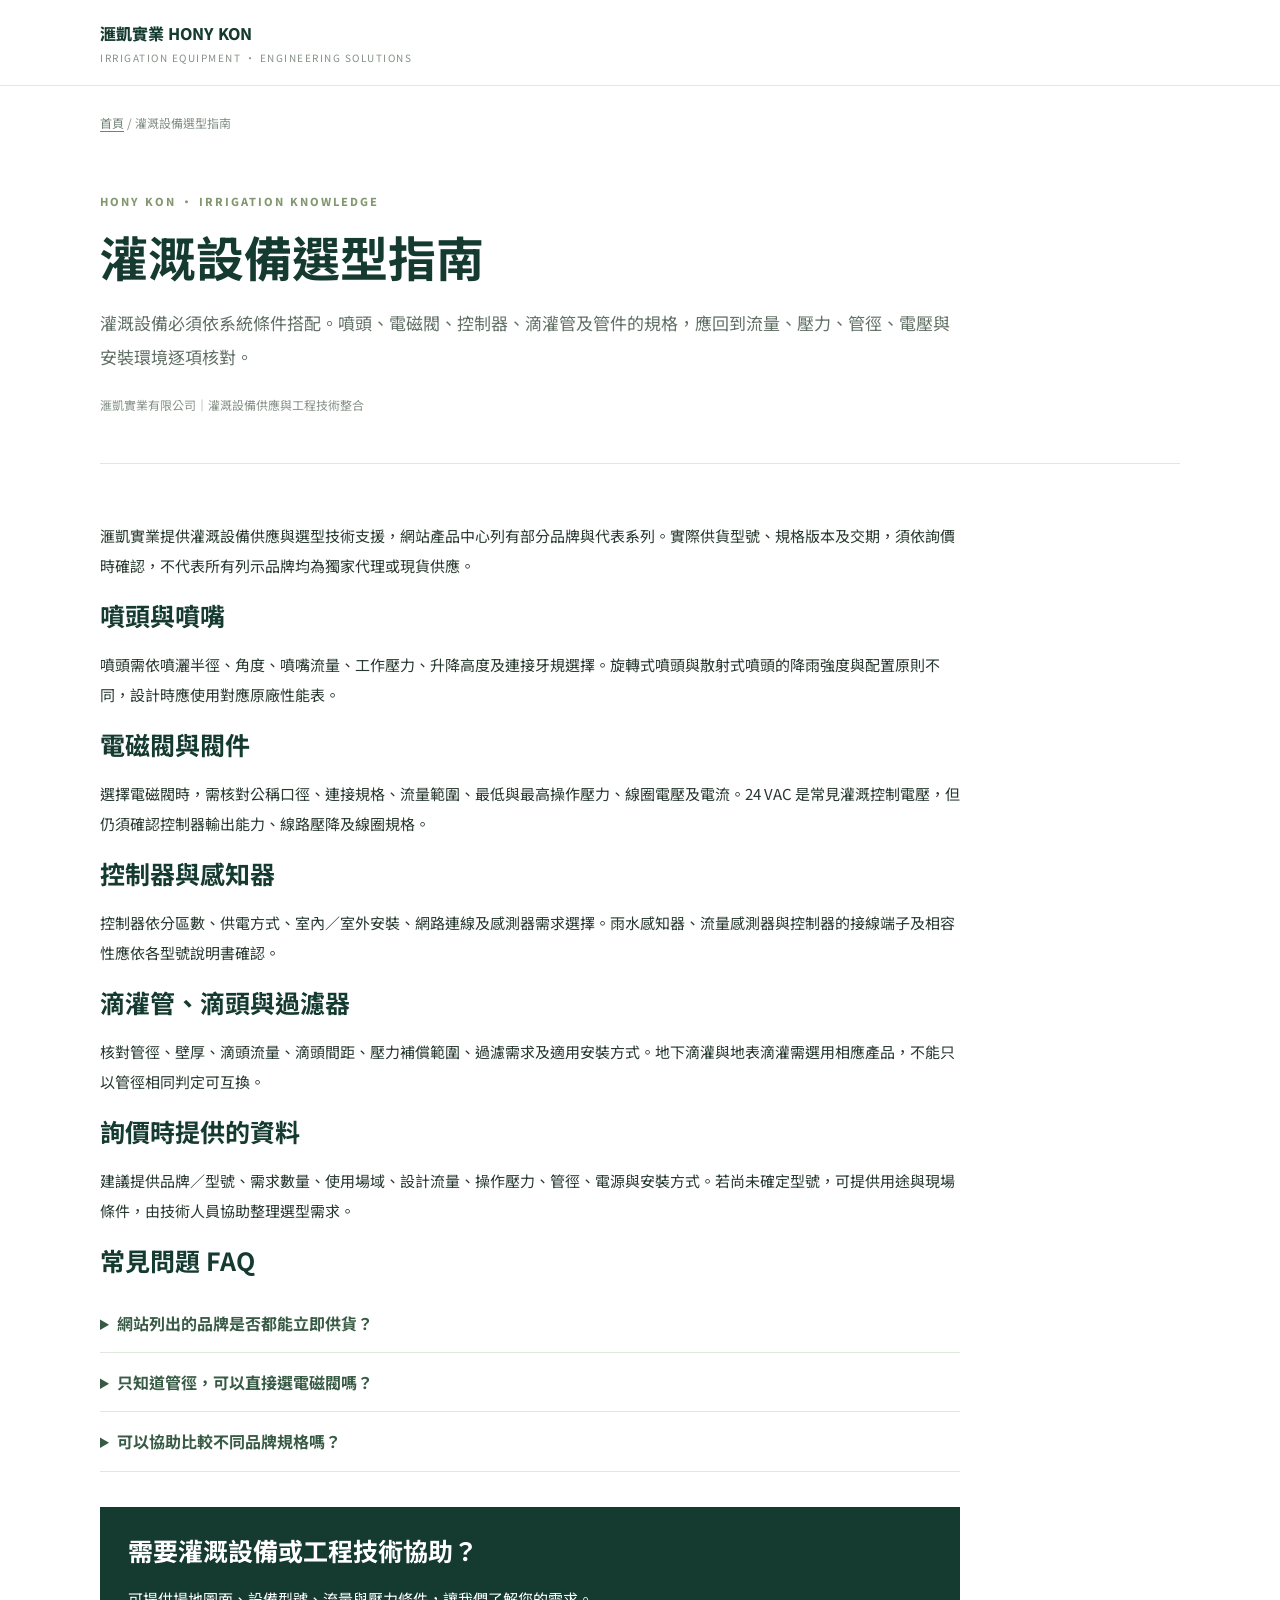
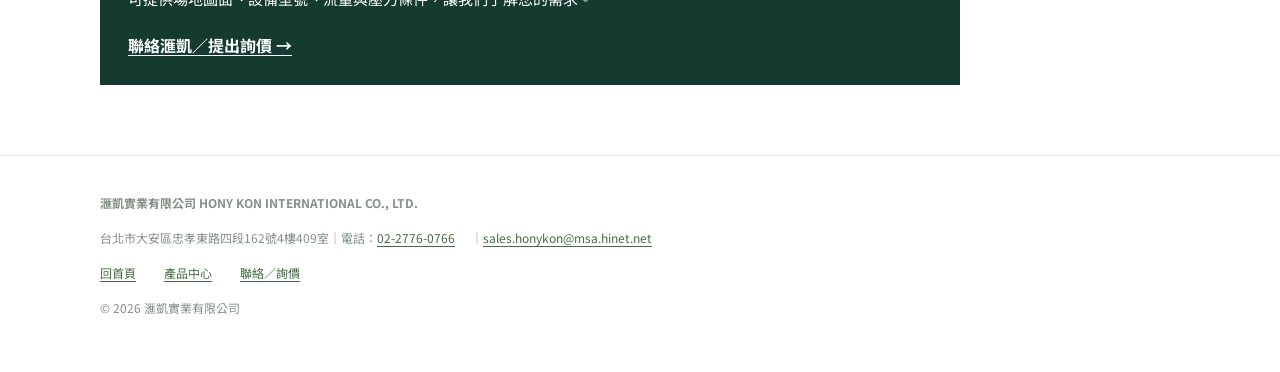
<file: products/irrigation-equipment/index.html>
<!doctype html><html lang="zh-Hant"><head><meta charset="utf-8"><meta name="viewport" content="width=device-width,initial-scale=1"><title>灌溉設備選型指南｜噴頭、電磁閥、控制器與滴灌管｜滙凱實業</title><meta name="description" content="灌溉設備選型指南：地埋式噴頭、電磁閥、智慧控制器、雨水感知器、滴灌管與管路配件，依流量、壓力、口徑及控制需求選型。"><link rel="canonical" href="https://www.honykon.com.tw/products/irrigation-equipment/"><meta name="robots" content="index,follow,max-image-preview:large"><meta property="og:type" content="article"><meta property="og:locale" content="zh_TW"><meta property="og:site_name" content="滙凱實業 HONY KON"><meta property="og:title" content="灌溉設備選型指南｜噴頭、電磁閥、控制器與滴灌管｜滙凱實業"><meta property="og:description" content="灌溉設備選型指南：地埋式噴頭、電磁閥、智慧控制器、雨水感知器、滴灌管與管路配件，依流量、壓力、口徑及控制需求選型。"><meta property="og:url" content="https://www.honykon.com.tw/products/irrigation-equipment/"><meta property="og:image" content="https://www.honykon.com.tw/case1.webp"><meta property="og:image:alt" content="滙凱實業 HONY KON 灌溉設備與自動灌溉工程應用照片"><meta name="twitter:card" content="summary_large_image"><meta name="twitter:image" content="https://www.honykon.com.tw/case1.webp"><link rel="preconnect" href="https://fonts.googleapis.com"><link rel="preconnect" href="https://fonts.gstatic.com" crossorigin><link href="https://fonts.googleapis.com/css2?family=Noto+Sans+TC:wght@400..900&display=swap" rel="stylesheet" media="print" onload="this.media='all'"><noscript><link href="https://fonts.googleapis.com/css2?family=Noto+Sans+TC:wght@400..900&display=swap" rel="stylesheet"></noscript><link rel="stylesheet" href="../../content.css"><script type="application/ld+json">{"@context":"https://schema.org","@graph":[{"@type":"WebPage","@id":"https://www.honykon.com.tw/products/irrigation-equipment/#webpage","url":"https://www.honykon.com.tw/products/irrigation-equipment/","name":"灌溉設備選型指南｜噴頭、電磁閥、控制器與滴灌管｜滙凱實業","description":"灌溉設備選型指南：地埋式噴頭、電磁閥、智慧控制器、雨水感知器、滴灌管與管路配件，依流量、壓力、口徑及控制需求選型。","inLanguage":"zh-TW","isPartOf":{"@id":"https://www.honykon.com.tw/#website"},"about":{"@id":"https://www.honykon.com.tw/#organization"}},{"@type":"Organization","@id":"https://www.honykon.com.tw/#organization","name":"滙凱實業有限公司","alternateName":"HONY KON INTERNATIONAL CO., LTD.","url":"https://www.honykon.com.tw/","telephone":"+886-2-2776-0766","email":"sales.honykon@msa.hinet.net"},{"@type":"BreadcrumbList","itemListElement":[{"@type":"ListItem","position":1,"name":"首頁","item":"https://www.honykon.com.tw/"},{"@type":"ListItem","position":2,"name":"灌溉設備選型指南","item":"https://www.honykon.com.tw/products/irrigation-equipment/"}]}]}</script></head><body><nav class="top"><div class="wrap"><a href="../../">滙凱實業 HONY KON</a><small>IRRIGATION EQUIPMENT · ENGINEERING SOLUTIONS</small></div></nav><main class="wrap"><div class="crumb"><a href="../../">首頁</a> / 灌溉設備選型指南</div><header class="hero"><div class="eyebrow">HONY KON · IRRIGATION KNOWLEDGE</div><h1>灌溉設備選型指南</h1><p class="lead">灌溉設備必須依系統條件搭配。噴頭、電磁閥、控制器、滴灌管及管件的規格，應回到流量、壓力、管徑、電壓與安裝環境逐項核對。</p><div class="meta">滙凱實業有限公司｜灌溉設備供應與工程技術整合</div></header><div class="content"><article class="article"><p>滙凱實業提供灌溉設備供應與選型技術支援，網站產品中心列有部分品牌與代表系列。實際供貨型號、規格版本及交期，須依詢價時確認，不代表所有列示品牌均為獨家代理或現貨供應。</p><section><h2>噴頭與噴嘴</h2><p>噴頭需依噴灑半徑、角度、噴嘴流量、工作壓力、升降高度及連接牙規選擇。旋轉式噴頭與散射式噴頭的降雨強度與配置原則不同，設計時應使用對應原廠性能表。</p></section><section><h2>電磁閥與閥件</h2><p>選擇電磁閥時，需核對公稱口徑、連接規格、流量範圍、最低與最高操作壓力、線圈電壓及電流。24 VAC 是常見灌溉控制電壓，但仍須確認控制器輸出能力、線路壓降及線圈規格。</p></section><section><h2>控制器與感知器</h2><p>控制器依分區數、供電方式、室內／室外安裝、網路連線及感測器需求選擇。雨水感知器、流量感測器與控制器的接線端子及相容性應依各型號說明書確認。</p></section><section><h2>滴灌管、滴頭與過濾器</h2><p>核對管徑、壁厚、滴頭流量、滴頭間距、壓力補償範圍、過濾需求及適用安裝方式。地下滴灌與地表滴灌需選用相應產品，不能只以管徑相同判定可互換。</p></section><section><h2>詢價時提供的資料</h2><p>建議提供品牌／型號、需求數量、使用場域、設計流量、操作壓力、管徑、電源與安裝方式。若尚未確定型號，可提供用途與現場條件，由技術人員協助整理選型需求。</p></section><section class="faq"><h2>常見問題 FAQ</h2><details><summary>網站列出的品牌是否都能立即供貨？</summary><p>網站產品資料用於型號與規格參考，實際供應品牌、型號、庫存及交期需逐案確認。</p></details><details><summary>只知道管徑，可以直接選電磁閥嗎？</summary><p>不夠。還要確認流量、操作壓力、連接牙規或法蘭、線圈電壓及控制器相容性。</p></details><details><summary>可以協助比較不同品牌規格嗎？</summary><p>可依具體型號與原廠規格資料比較；需避免只按產品名稱比較而忽略壓力、流量及配件差異。</p></details></section><div class="cta"><h2>需要灌溉設備或工程技術協助？</h2><p>可提供場地圖面、設備型號、流量與壓力條件，讓我們了解您的需求。</p><a href="../../#contact">聯絡滙凱／提出詢價 →</a></div></article></div></main><footer class="footer"><div class="wrap"><p><b>滙凱實業有限公司 HONY KON INTERNATIONAL CO., LTD.</b></p><p>台北市大安區忠孝東路四段162號4樓409室｜電話：<a href="tel:+886227760766">02-2776-0766</a>｜<a href="mailto:sales.honykon@msa.hinet.net">sales.honykon@msa.hinet.net</a></p><p><a href="../../">回首頁</a>　<a href="../../#products">產品中心</a>　<a href="../../#contact">聯絡／詢價</a></p><p>© 2026 滙凱實業有限公司</p></div></footer></body></html>
</file>
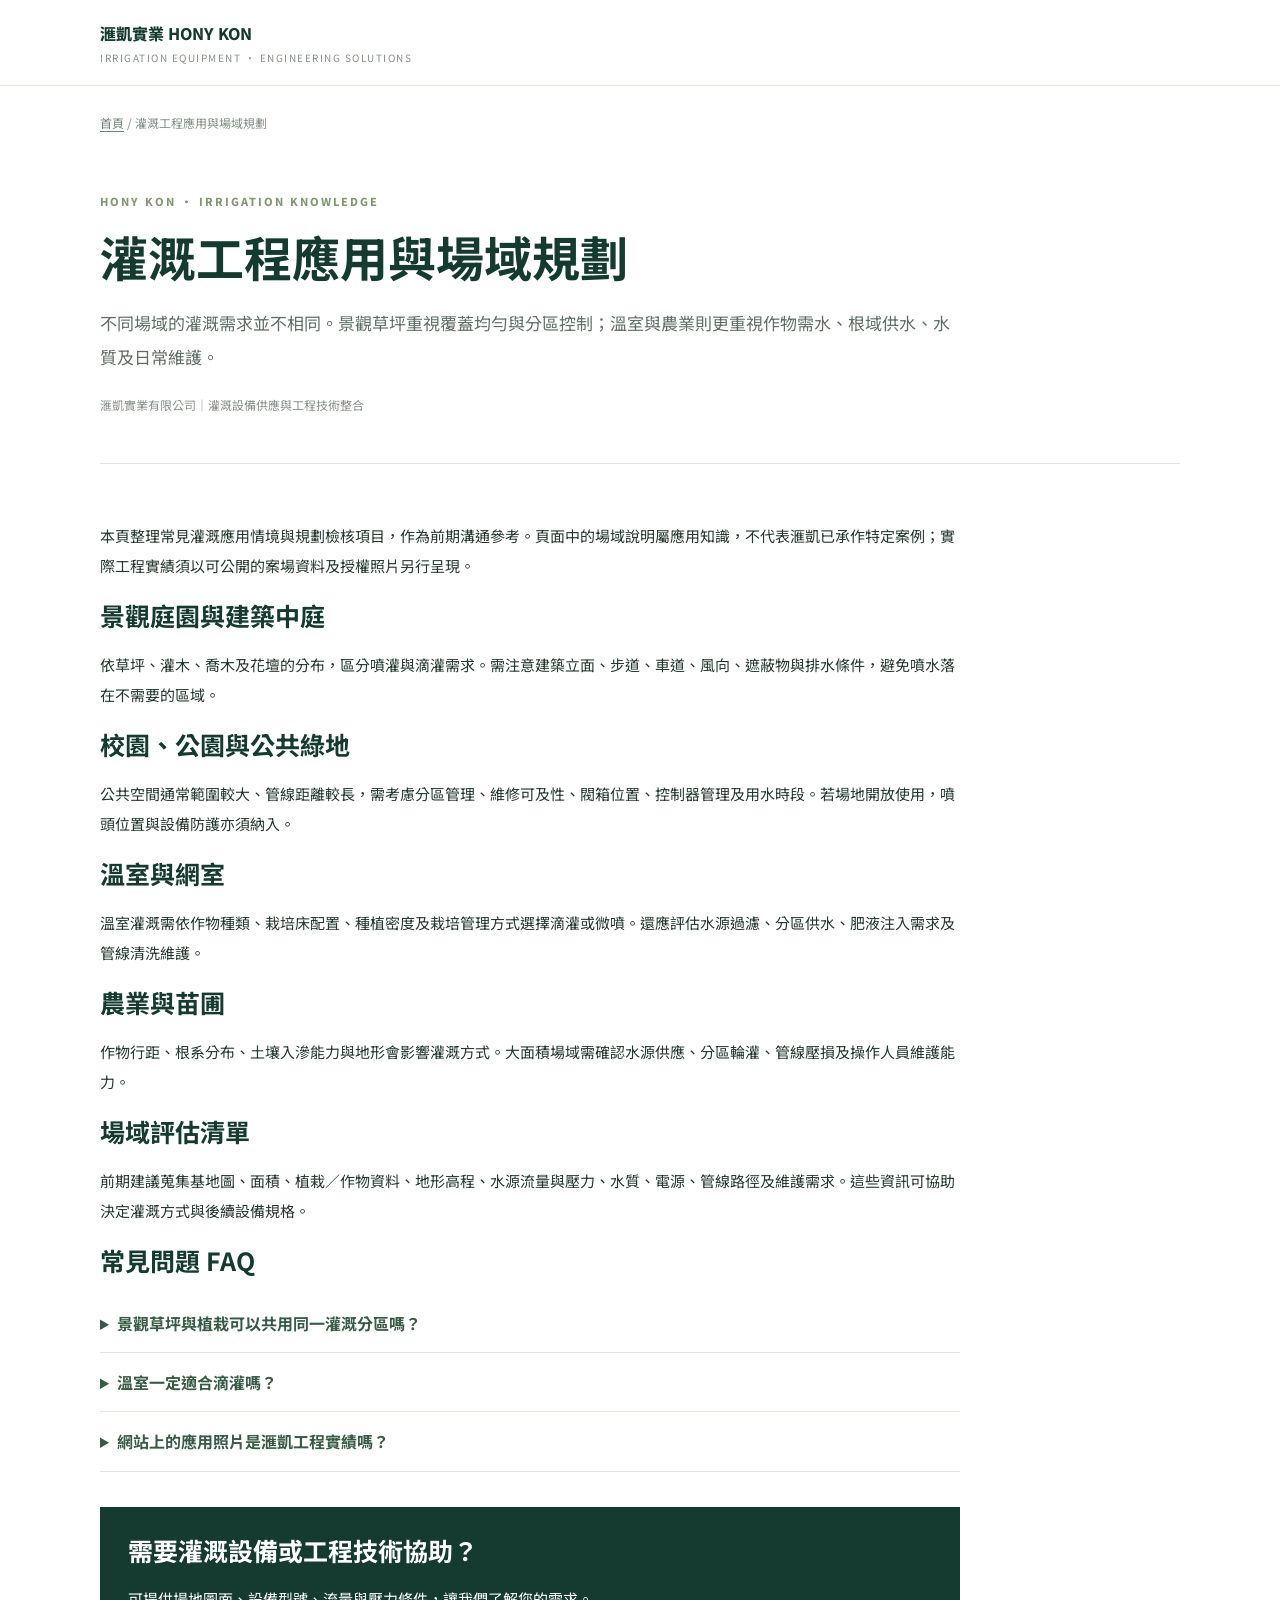
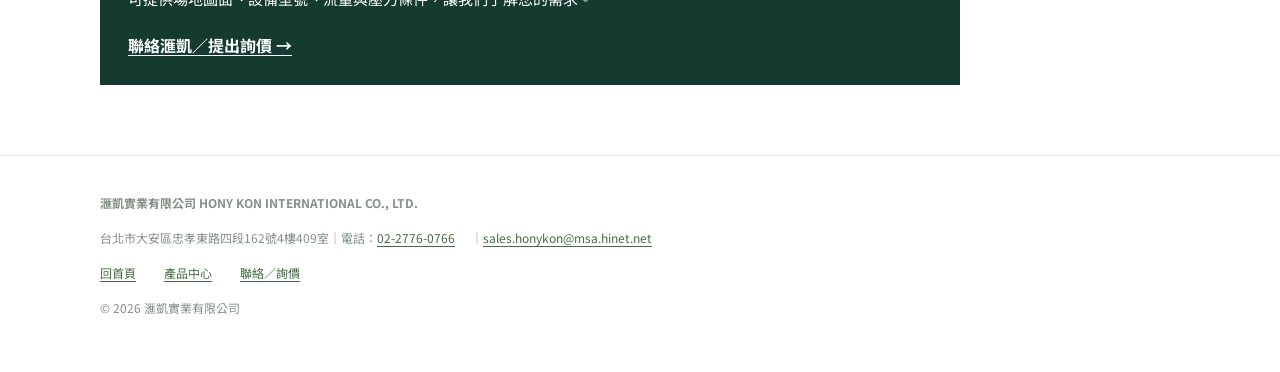
<file: projects/irrigation-applications/index.html>
<!doctype html><html lang="zh-Hant"><head><meta charset="utf-8"><meta name="viewport" content="width=device-width,initial-scale=1"><title>灌溉工程應用與場域規劃｜景觀、校園、溫室與農業｜滙凱實業</title><meta name="description" content="景觀庭園、校園草坪、溫室及農業灌溉的系統規劃方向，說明不同場域的噴灌、滴灌、微噴與分區設計考量。"><link rel="canonical" href="https://www.honykon.com.tw/projects/irrigation-applications/"><meta name="robots" content="index,follow,max-image-preview:large"><meta property="og:type" content="article"><meta property="og:locale" content="zh_TW"><meta property="og:site_name" content="滙凱實業 HONY KON"><meta property="og:title" content="灌溉工程應用與場域規劃｜景觀、校園、溫室與農業｜滙凱實業"><meta property="og:description" content="景觀庭園、校園草坪、溫室及農業灌溉的系統規劃方向，說明不同場域的噴灌、滴灌、微噴與分區設計考量。"><meta property="og:url" content="https://www.honykon.com.tw/projects/irrigation-applications/"><meta property="og:image" content="https://www.honykon.com.tw/case1.webp"><meta property="og:image:alt" content="滙凱實業 HONY KON 灌溉設備與自動灌溉工程應用照片"><meta name="twitter:card" content="summary_large_image"><meta name="twitter:image" content="https://www.honykon.com.tw/case1.webp"><link rel="preconnect" href="https://fonts.googleapis.com"><link rel="preconnect" href="https://fonts.gstatic.com" crossorigin><link href="https://fonts.googleapis.com/css2?family=Noto+Sans+TC:wght@400..900&display=swap" rel="stylesheet" media="print" onload="this.media='all'"><noscript><link href="https://fonts.googleapis.com/css2?family=Noto+Sans+TC:wght@400..900&display=swap" rel="stylesheet"></noscript><link rel="stylesheet" href="../../content.css"><script type="application/ld+json">{"@context":"https://schema.org","@graph":[{"@type":"WebPage","@id":"https://www.honykon.com.tw/projects/irrigation-applications/#webpage","url":"https://www.honykon.com.tw/projects/irrigation-applications/","name":"灌溉工程應用與場域規劃｜景觀、校園、溫室與農業｜滙凱實業","description":"景觀庭園、校園草坪、溫室及農業灌溉的系統規劃方向，說明不同場域的噴灌、滴灌、微噴與分區設計考量。","inLanguage":"zh-TW","isPartOf":{"@id":"https://www.honykon.com.tw/#website"},"about":{"@id":"https://www.honykon.com.tw/#organization"}},{"@type":"Organization","@id":"https://www.honykon.com.tw/#organization","name":"滙凱實業有限公司","alternateName":"HONY KON INTERNATIONAL CO., LTD.","url":"https://www.honykon.com.tw/","telephone":"+886-2-2776-0766","email":"sales.honykon@msa.hinet.net"},{"@type":"BreadcrumbList","itemListElement":[{"@type":"ListItem","position":1,"name":"首頁","item":"https://www.honykon.com.tw/"},{"@type":"ListItem","position":2,"name":"灌溉工程應用與場域規劃","item":"https://www.honykon.com.tw/projects/irrigation-applications/"}]}]}</script></head><body><nav class="top"><div class="wrap"><a href="../../">滙凱實業 HONY KON</a><small>IRRIGATION EQUIPMENT · ENGINEERING SOLUTIONS</small></div></nav><main class="wrap"><div class="crumb"><a href="../../">首頁</a> / 灌溉工程應用與場域規劃</div><header class="hero"><div class="eyebrow">HONY KON · IRRIGATION KNOWLEDGE</div><h1>灌溉工程應用與場域規劃</h1><p class="lead">不同場域的灌溉需求並不相同。景觀草坪重視覆蓋均勻與分區控制；溫室與農業則更重視作物需水、根域供水、水質及日常維護。</p><div class="meta">滙凱實業有限公司｜灌溉設備供應與工程技術整合</div></header><div class="content"><article class="article"><p>本頁整理常見灌溉應用情境與規劃檢核項目，作為前期溝通參考。頁面中的場域說明屬應用知識，不代表滙凱已承作特定案例；實際工程實績須以可公開的案場資料及授權照片另行呈現。</p><section><h2>景觀庭園與建築中庭</h2><p>依草坪、灌木、喬木及花壇的分布，區分噴灌與滴灌需求。需注意建築立面、步道、車道、風向、遮蔽物與排水條件，避免噴水落在不需要的區域。</p></section><section><h2>校園、公園與公共綠地</h2><p>公共空間通常範圍較大、管線距離較長，需考慮分區管理、維修可及性、閥箱位置、控制器管理及用水時段。若場地開放使用，噴頭位置與設備防護亦須納入。</p></section><section><h2>溫室與網室</h2><p>溫室灌溉需依作物種類、栽培床配置、種植密度及栽培管理方式選擇滴灌或微噴。還應評估水源過濾、分區供水、肥液注入需求及管線清洗維護。</p></section><section><h2>農業與苗圃</h2><p>作物行距、根系分布、土壤入滲能力與地形會影響灌溉方式。大面積場域需確認水源供應、分區輪灌、管線壓損及操作人員維護能力。</p></section><section><h2>場域評估清單</h2><p>前期建議蒐集基地圖、面積、植栽／作物資料、地形高程、水源流量與壓力、水質、電源、管線路徑及維護需求。這些資訊可協助決定灌溉方式與後續設備規格。</p></section><section class="faq"><h2>常見問題 FAQ</h2><details><summary>景觀草坪與植栽可以共用同一灌溉分區嗎？</summary><p>通常應依需水量、設備型式、流量與灌溉時程評估；草坪噴灌與植栽滴灌常需分區控制。</p></details><details><summary>溫室一定適合滴灌嗎？</summary><p>不一定。需依作物、栽培方式、根域與環境條件評估滴灌、微噴或其他供水方式。</p></details><details><summary>網站上的應用照片是滙凱工程實績嗎？</summary><p>目前網站部分照片為應用示意，並非滙凱實際完工案例；實際案例會清楚標示案場資訊與照片來源。</p></details></section><div class="cta"><h2>需要灌溉設備或工程技術協助？</h2><p>可提供場地圖面、設備型號、流量與壓力條件，讓我們了解您的需求。</p><a href="../../#contact">聯絡滙凱／提出詢價 →</a></div></article></div></main><footer class="footer"><div class="wrap"><p><b>滙凱實業有限公司 HONY KON INTERNATIONAL CO., LTD.</b></p><p>台北市大安區忠孝東路四段162號4樓409室｜電話：<a href="tel:+886227760766">02-2776-0766</a>｜<a href="mailto:sales.honykon@msa.hinet.net">sales.honykon@msa.hinet.net</a></p><p><a href="../../">回首頁</a>　<a href="../../#products">產品中心</a>　<a href="../../#contact">聯絡／詢價</a></p><p>© 2026 滙凱實業有限公司</p></div></footer></body></html>
</file>
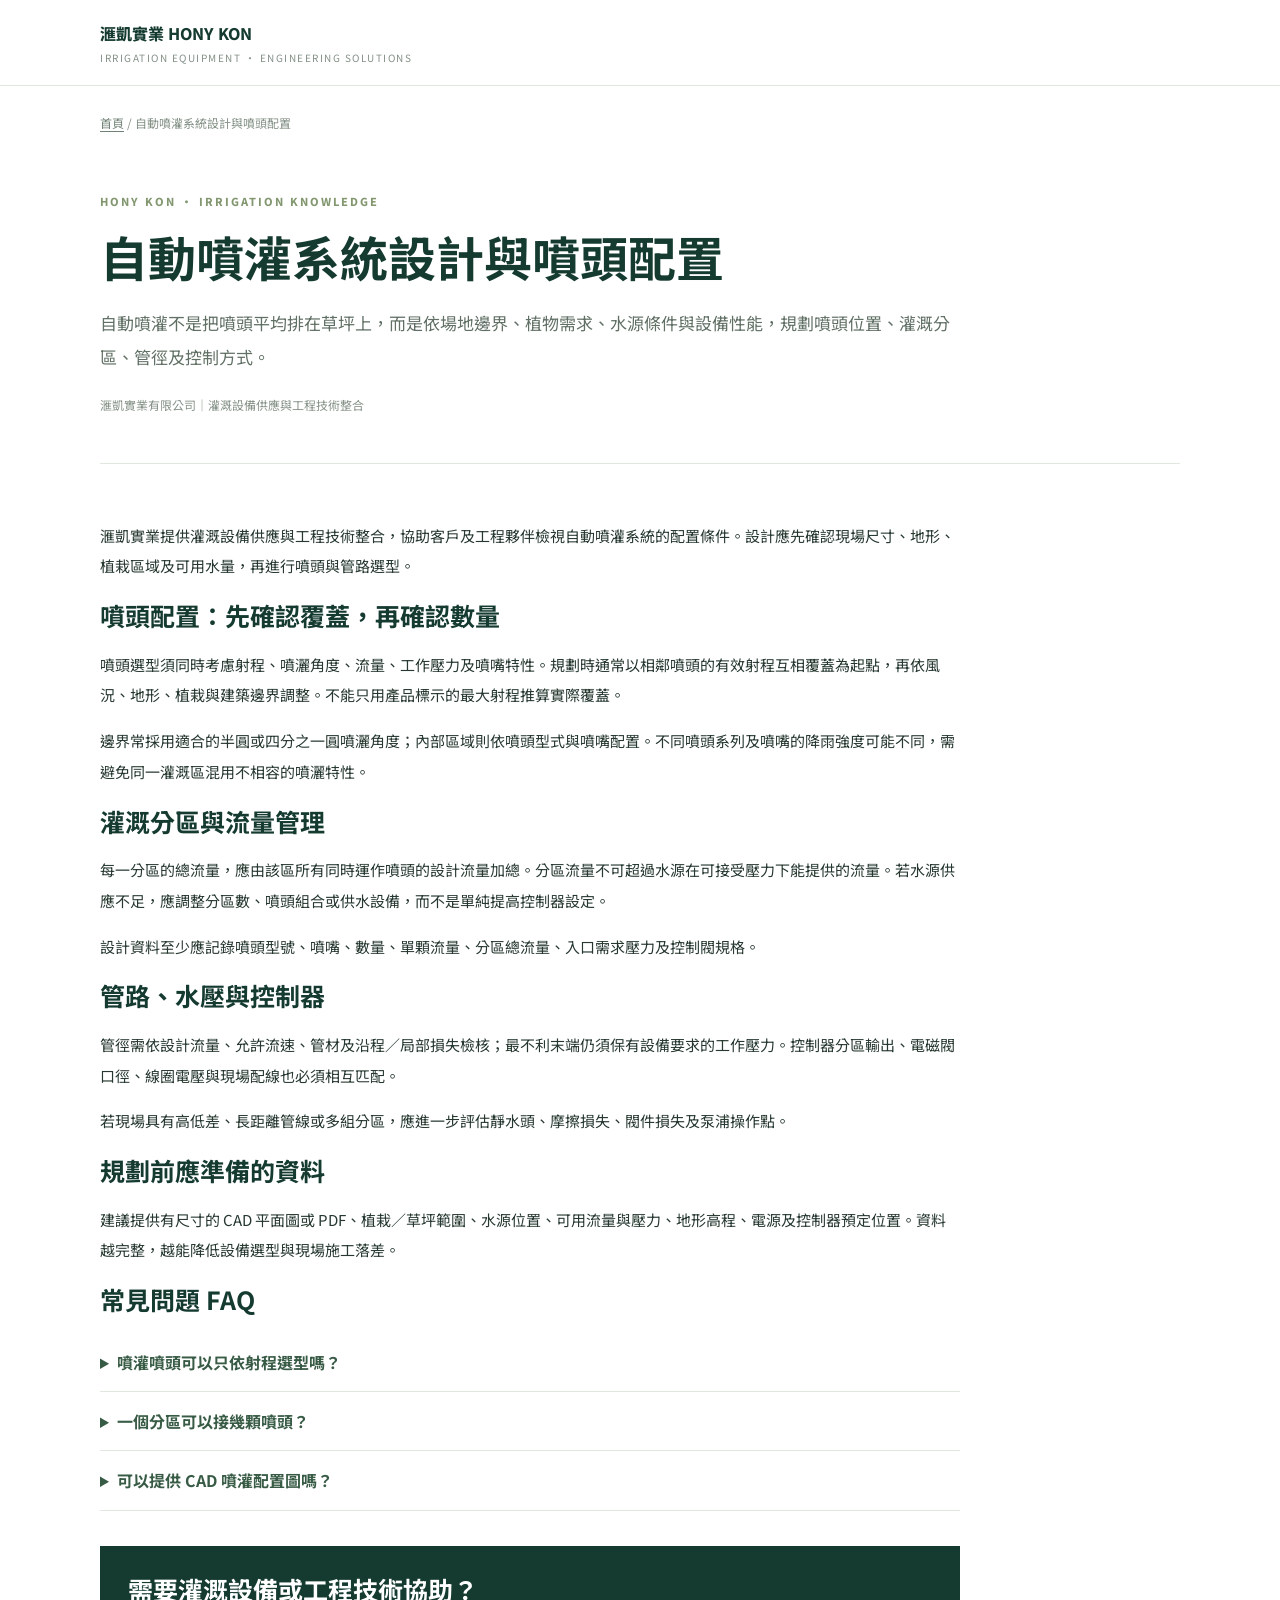
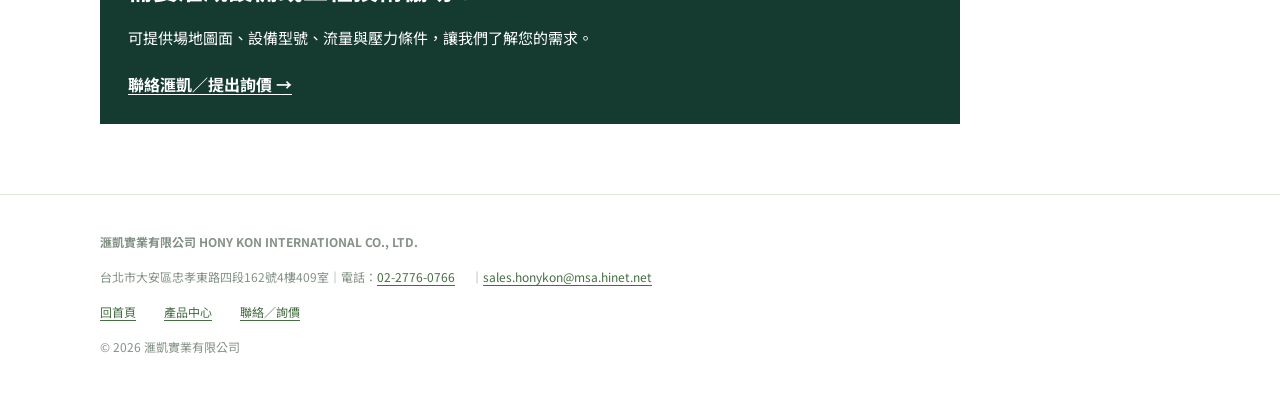
<file: services/automatic-irrigation/index.html>
<!doctype html><html lang="zh-Hant"><head><meta charset="utf-8"><meta name="viewport" content="width=device-width,initial-scale=1"><title>自動噴灌系統設計與噴頭配置｜滙凱實業 HONY KON</title><meta name="description" content="了解自動噴灌系統規劃重點：場地分區、噴頭射程與流量、噴灑覆蓋、管路配置及控制器整合。滙凱提供灌溉設備與工程技術支援。"><link rel="canonical" href="https://www.honykon.com.tw/services/automatic-irrigation/"><meta name="robots" content="index,follow,max-image-preview:large"><meta property="og:type" content="article"><meta property="og:locale" content="zh_TW"><meta property="og:site_name" content="滙凱實業 HONY KON"><meta property="og:title" content="自動噴灌系統設計與噴頭配置｜滙凱實業 HONY KON"><meta property="og:description" content="了解自動噴灌系統規劃重點：場地分區、噴頭射程與流量、噴灑覆蓋、管路配置及控制器整合。滙凱提供灌溉設備與工程技術支援。"><meta property="og:url" content="https://www.honykon.com.tw/services/automatic-irrigation/"><meta property="og:image" content="https://www.honykon.com.tw/case1.webp"><meta property="og:image:alt" content="滙凱實業 HONY KON 灌溉設備與自動灌溉工程應用照片"><meta name="twitter:card" content="summary_large_image"><meta name="twitter:image" content="https://www.honykon.com.tw/case1.webp"><link rel="preconnect" href="https://fonts.googleapis.com"><link rel="preconnect" href="https://fonts.gstatic.com" crossorigin><link href="https://fonts.googleapis.com/css2?family=Noto+Sans+TC:wght@400..900&display=swap" rel="stylesheet" media="print" onload="this.media='all'"><noscript><link href="https://fonts.googleapis.com/css2?family=Noto+Sans+TC:wght@400..900&display=swap" rel="stylesheet"></noscript><link rel="stylesheet" href="../../content.css"><script type="application/ld+json">{"@context":"https://schema.org","@graph":[{"@type":"WebPage","@id":"https://www.honykon.com.tw/services/automatic-irrigation/#webpage","url":"https://www.honykon.com.tw/services/automatic-irrigation/","name":"自動噴灌系統設計與噴頭配置｜滙凱實業 HONY KON","description":"了解自動噴灌系統規劃重點：場地分區、噴頭射程與流量、噴灑覆蓋、管路配置及控制器整合。滙凱提供灌溉設備與工程技術支援。","inLanguage":"zh-TW","isPartOf":{"@id":"https://www.honykon.com.tw/#website"},"about":{"@id":"https://www.honykon.com.tw/#organization"}},{"@type":"Organization","@id":"https://www.honykon.com.tw/#organization","name":"滙凱實業有限公司","alternateName":"HONY KON INTERNATIONAL CO., LTD.","url":"https://www.honykon.com.tw/","telephone":"+886-2-2776-0766","email":"sales.honykon@msa.hinet.net"},{"@type":"BreadcrumbList","itemListElement":[{"@type":"ListItem","position":1,"name":"首頁","item":"https://www.honykon.com.tw/"},{"@type":"ListItem","position":2,"name":"自動噴灌系統設計與噴頭配置","item":"https://www.honykon.com.tw/services/automatic-irrigation/"}]}]}</script></head><body><nav class="top"><div class="wrap"><a href="../../">滙凱實業 HONY KON</a><small>IRRIGATION EQUIPMENT · ENGINEERING SOLUTIONS</small></div></nav><main class="wrap"><div class="crumb"><a href="../../">首頁</a> / 自動噴灌系統設計與噴頭配置</div><header class="hero"><div class="eyebrow">HONY KON · IRRIGATION KNOWLEDGE</div><h1>自動噴灌系統設計與噴頭配置</h1><p class="lead">自動噴灌不是把噴頭平均排在草坪上，而是依場地邊界、植物需求、水源條件與設備性能，規劃噴頭位置、灌溉分區、管徑及控制方式。</p><div class="meta">滙凱實業有限公司｜灌溉設備供應與工程技術整合</div></header><div class="content"><article class="article"><p>滙凱實業提供灌溉設備供應與工程技術整合，協助客戶及工程夥伴檢視自動噴灌系統的配置條件。設計應先確認現場尺寸、地形、植栽區域及可用水量，再進行噴頭與管路選型。</p><section><h2>噴頭配置：先確認覆蓋，再確認數量</h2><p>噴頭選型須同時考慮射程、噴灑角度、流量、工作壓力及噴嘴特性。規劃時通常以相鄰噴頭的有效射程互相覆蓋為起點，再依風況、地形、植栽與建築邊界調整。不能只用產品標示的最大射程推算實際覆蓋。</p><p>邊界常採用適合的半圓或四分之一圓噴灑角度；內部區域則依噴頭型式與噴嘴配置。不同噴頭系列及噴嘴的降雨強度可能不同，需避免同一灌溉區混用不相容的噴灑特性。</p></section><section><h2>灌溉分區與流量管理</h2><p>每一分區的總流量，應由該區所有同時運作噴頭的設計流量加總。分區流量不可超過水源在可接受壓力下能提供的流量。若水源供應不足，應調整分區數、噴頭組合或供水設備，而不是單純提高控制器設定。</p><p>設計資料至少應記錄噴頭型號、噴嘴、數量、單顆流量、分區總流量、入口需求壓力及控制閥規格。</p></section><section><h2>管路、水壓與控制器</h2><p>管徑需依設計流量、允許流速、管材及沿程／局部損失檢核；最不利末端仍須保有設備要求的工作壓力。控制器分區輸出、電磁閥口徑、線圈電壓與現場配線也必須相互匹配。</p><p>若現場具有高低差、長距離管線或多組分區，應進一步評估靜水頭、摩擦損失、閥件損失及泵浦操作點。</p></section><section><h2>規劃前應準備的資料</h2><p>建議提供有尺寸的 CAD 平面圖或 PDF、植栽／草坪範圍、水源位置、可用流量與壓力、地形高程、電源及控制器預定位置。資料越完整，越能降低設備選型與現場施工落差。</p></section><section class="faq"><h2>常見問題 FAQ</h2><details><summary>噴灌噴頭可以只依射程選型嗎？</summary><p>不建議。射程需搭配工作壓力、噴嘴流量、噴灑角度、降雨強度及相鄰噴頭間距一起判斷。</p></details><details><summary>一個分區可以接幾顆噴頭？</summary><p>沒有固定顆數。應以水源可用流量、每顆噴頭在設計壓力下的流量總和，以及管路壓損決定。</p></details><details><summary>可以提供 CAD 噴灌配置圖嗎？</summary><p>可依專案資料討論配置與 CAD 圖面技術支援；請先提供圖面、場地尺寸與水源條件供評估。</p></details></section><div class="cta"><h2>需要灌溉設備或工程技術協助？</h2><p>可提供場地圖面、設備型號、流量與壓力條件，讓我們了解您的需求。</p><a href="../../#contact">聯絡滙凱／提出詢價 →</a></div></article></div></main><footer class="footer"><div class="wrap"><p><b>滙凱實業有限公司 HONY KON INTERNATIONAL CO., LTD.</b></p><p>台北市大安區忠孝東路四段162號4樓409室｜電話：<a href="tel:+886227760766">02-2776-0766</a>｜<a href="mailto:sales.honykon@msa.hinet.net">sales.honykon@msa.hinet.net</a></p><p><a href="../../">回首頁</a>　<a href="../../#products">產品中心</a>　<a href="../../#contact">聯絡／詢價</a></p><p>© 2026 滙凱實業有限公司</p></div></footer></body></html>
</file>
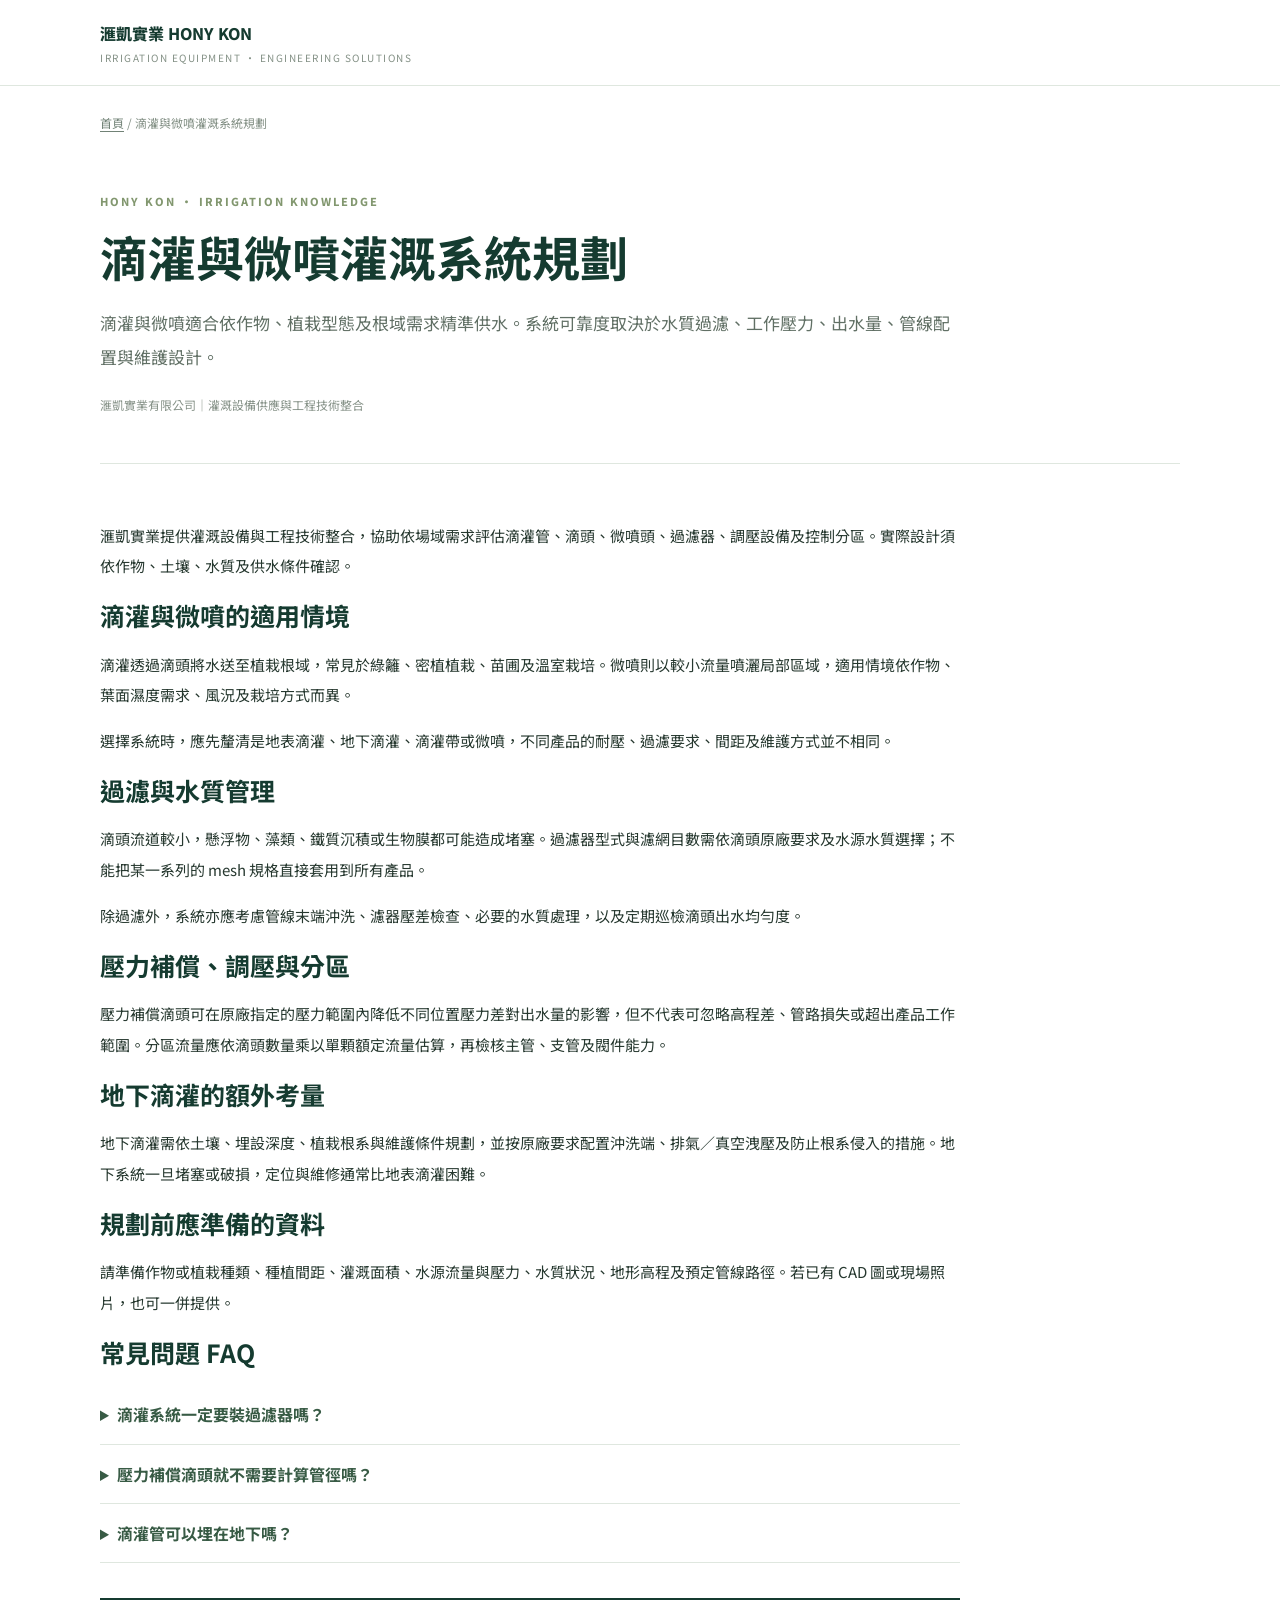
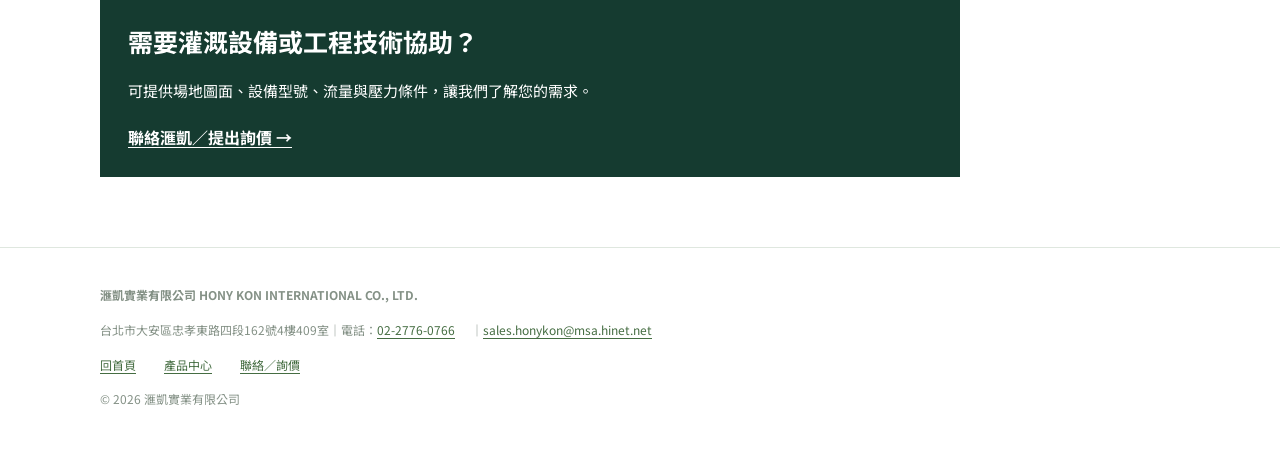
<file: services/drip-irrigation/index.html>
<!doctype html><html lang="zh-Hant"><head><meta charset="utf-8"><meta name="viewport" content="width=device-width,initial-scale=1"><title>滴灌與微噴灌溉系統規劃｜滙凱實業 HONY KON</title><meta name="description" content="滴灌、滴灌管、壓力補償滴頭與微噴系統規劃重點，包含過濾、調壓、分區、沖洗與水力檢核。"><link rel="canonical" href="https://www.honykon.com.tw/services/drip-irrigation/"><meta name="robots" content="index,follow,max-image-preview:large"><meta property="og:type" content="article"><meta property="og:locale" content="zh_TW"><meta property="og:site_name" content="滙凱實業 HONY KON"><meta property="og:title" content="滴灌與微噴灌溉系統規劃｜滙凱實業 HONY KON"><meta property="og:description" content="滴灌、滴灌管、壓力補償滴頭與微噴系統規劃重點，包含過濾、調壓、分區、沖洗與水力檢核。"><meta property="og:url" content="https://www.honykon.com.tw/services/drip-irrigation/"><meta property="og:image" content="https://www.honykon.com.tw/case1.webp"><meta property="og:image:alt" content="滙凱實業 HONY KON 灌溉設備與自動灌溉工程應用照片"><meta name="twitter:card" content="summary_large_image"><meta name="twitter:image" content="https://www.honykon.com.tw/case1.webp"><link rel="preconnect" href="https://fonts.googleapis.com"><link rel="preconnect" href="https://fonts.gstatic.com" crossorigin><link href="https://fonts.googleapis.com/css2?family=Noto+Sans+TC:wght@400..900&display=swap" rel="stylesheet" media="print" onload="this.media='all'"><noscript><link href="https://fonts.googleapis.com/css2?family=Noto+Sans+TC:wght@400..900&display=swap" rel="stylesheet"></noscript><link rel="stylesheet" href="../../content.css"><script type="application/ld+json">{"@context":"https://schema.org","@graph":[{"@type":"WebPage","@id":"https://www.honykon.com.tw/services/drip-irrigation/#webpage","url":"https://www.honykon.com.tw/services/drip-irrigation/","name":"滴灌與微噴灌溉系統規劃｜滙凱實業 HONY KON","description":"滴灌、滴灌管、壓力補償滴頭與微噴系統規劃重點，包含過濾、調壓、分區、沖洗與水力檢核。","inLanguage":"zh-TW","isPartOf":{"@id":"https://www.honykon.com.tw/#website"},"about":{"@id":"https://www.honykon.com.tw/#organization"}},{"@type":"Organization","@id":"https://www.honykon.com.tw/#organization","name":"滙凱實業有限公司","alternateName":"HONY KON INTERNATIONAL CO., LTD.","url":"https://www.honykon.com.tw/","telephone":"+886-2-2776-0766","email":"sales.honykon@msa.hinet.net"},{"@type":"BreadcrumbList","itemListElement":[{"@type":"ListItem","position":1,"name":"首頁","item":"https://www.honykon.com.tw/"},{"@type":"ListItem","position":2,"name":"滴灌與微噴灌溉系統規劃","item":"https://www.honykon.com.tw/services/drip-irrigation/"}]}]}</script></head><body><nav class="top"><div class="wrap"><a href="../../">滙凱實業 HONY KON</a><small>IRRIGATION EQUIPMENT · ENGINEERING SOLUTIONS</small></div></nav><main class="wrap"><div class="crumb"><a href="../../">首頁</a> / 滴灌與微噴灌溉系統規劃</div><header class="hero"><div class="eyebrow">HONY KON · IRRIGATION KNOWLEDGE</div><h1>滴灌與微噴灌溉系統規劃</h1><p class="lead">滴灌與微噴適合依作物、植栽型態及根域需求精準供水。系統可靠度取決於水質過濾、工作壓力、出水量、管線配置與維護設計。</p><div class="meta">滙凱實業有限公司｜灌溉設備供應與工程技術整合</div></header><div class="content"><article class="article"><p>滙凱實業提供灌溉設備與工程技術整合，協助依場域需求評估滴灌管、滴頭、微噴頭、過濾器、調壓設備及控制分區。實際設計須依作物、土壤、水質及供水條件確認。</p><section><h2>滴灌與微噴的適用情境</h2><p>滴灌透過滴頭將水送至植栽根域，常見於綠籬、密植植栽、苗圃及溫室栽培。微噴則以較小流量噴灑局部區域，適用情境依作物、葉面濕度需求、風況及栽培方式而異。</p><p>選擇系統時，應先釐清是地表滴灌、地下滴灌、滴灌帶或微噴，不同產品的耐壓、過濾要求、間距及維護方式並不相同。</p></section><section><h2>過濾與水質管理</h2><p>滴頭流道較小，懸浮物、藻類、鐵質沉積或生物膜都可能造成堵塞。過濾器型式與濾網目數需依滴頭原廠要求及水源水質選擇；不能把某一系列的 mesh 規格直接套用到所有產品。</p><p>除過濾外，系統亦應考慮管線末端沖洗、濾器壓差檢查、必要的水質處理，以及定期巡檢滴頭出水均勻度。</p></section><section><h2>壓力補償、調壓與分區</h2><p>壓力補償滴頭可在原廠指定的壓力範圍內降低不同位置壓力差對出水量的影響，但不代表可忽略高程差、管路損失或超出產品工作範圍。分區流量應依滴頭數量乘以單顆額定流量估算，再檢核主管、支管及閥件能力。</p></section><section><h2>地下滴灌的額外考量</h2><p>地下滴灌需依土壤、埋設深度、植栽根系與維護條件規劃，並按原廠要求配置沖洗端、排氣／真空洩壓及防止根系侵入的措施。地下系統一旦堵塞或破損，定位與維修通常比地表滴灌困難。</p></section><section><h2>規劃前應準備的資料</h2><p>請準備作物或植栽種類、種植間距、灌溉面積、水源流量與壓力、水質狀況、地形高程及預定管線路徑。若已有 CAD 圖或現場照片，也可一併提供。</p></section><section class="faq"><h2>常見問題 FAQ</h2><details><summary>滴灌系統一定要裝過濾器嗎？</summary><p>多數滴灌系統都需要依滴頭流道與水源水質配置適當過濾，實際濾網規格應以產品原廠資料及水質評估為準。</p></details><details><summary>壓力補償滴頭就不需要計算管徑嗎？</summary><p>仍然需要。壓力補償只在指定工作範圍內調節出水，主管、支管與分區仍須進行流量及壓損檢核。</p></details><details><summary>滴灌管可以埋在地下嗎？</summary><p>需使用適合地下安裝的產品及配套設計，不能將一般地表滴灌管直接視為地下滴灌系統。</p></details></section><div class="cta"><h2>需要灌溉設備或工程技術協助？</h2><p>可提供場地圖面、設備型號、流量與壓力條件，讓我們了解您的需求。</p><a href="../../#contact">聯絡滙凱／提出詢價 →</a></div></article></div></main><footer class="footer"><div class="wrap"><p><b>滙凱實業有限公司 HONY KON INTERNATIONAL CO., LTD.</b></p><p>台北市大安區忠孝東路四段162號4樓409室｜電話：<a href="tel:+886227760766">02-2776-0766</a>｜<a href="mailto:sales.honykon@msa.hinet.net">sales.honykon@msa.hinet.net</a></p><p><a href="../../">回首頁</a>　<a href="../../#products">產品中心</a>　<a href="../../#contact">聯絡／詢價</a></p><p>© 2026 滙凱實業有限公司</p></div></footer></body></html>
</file>
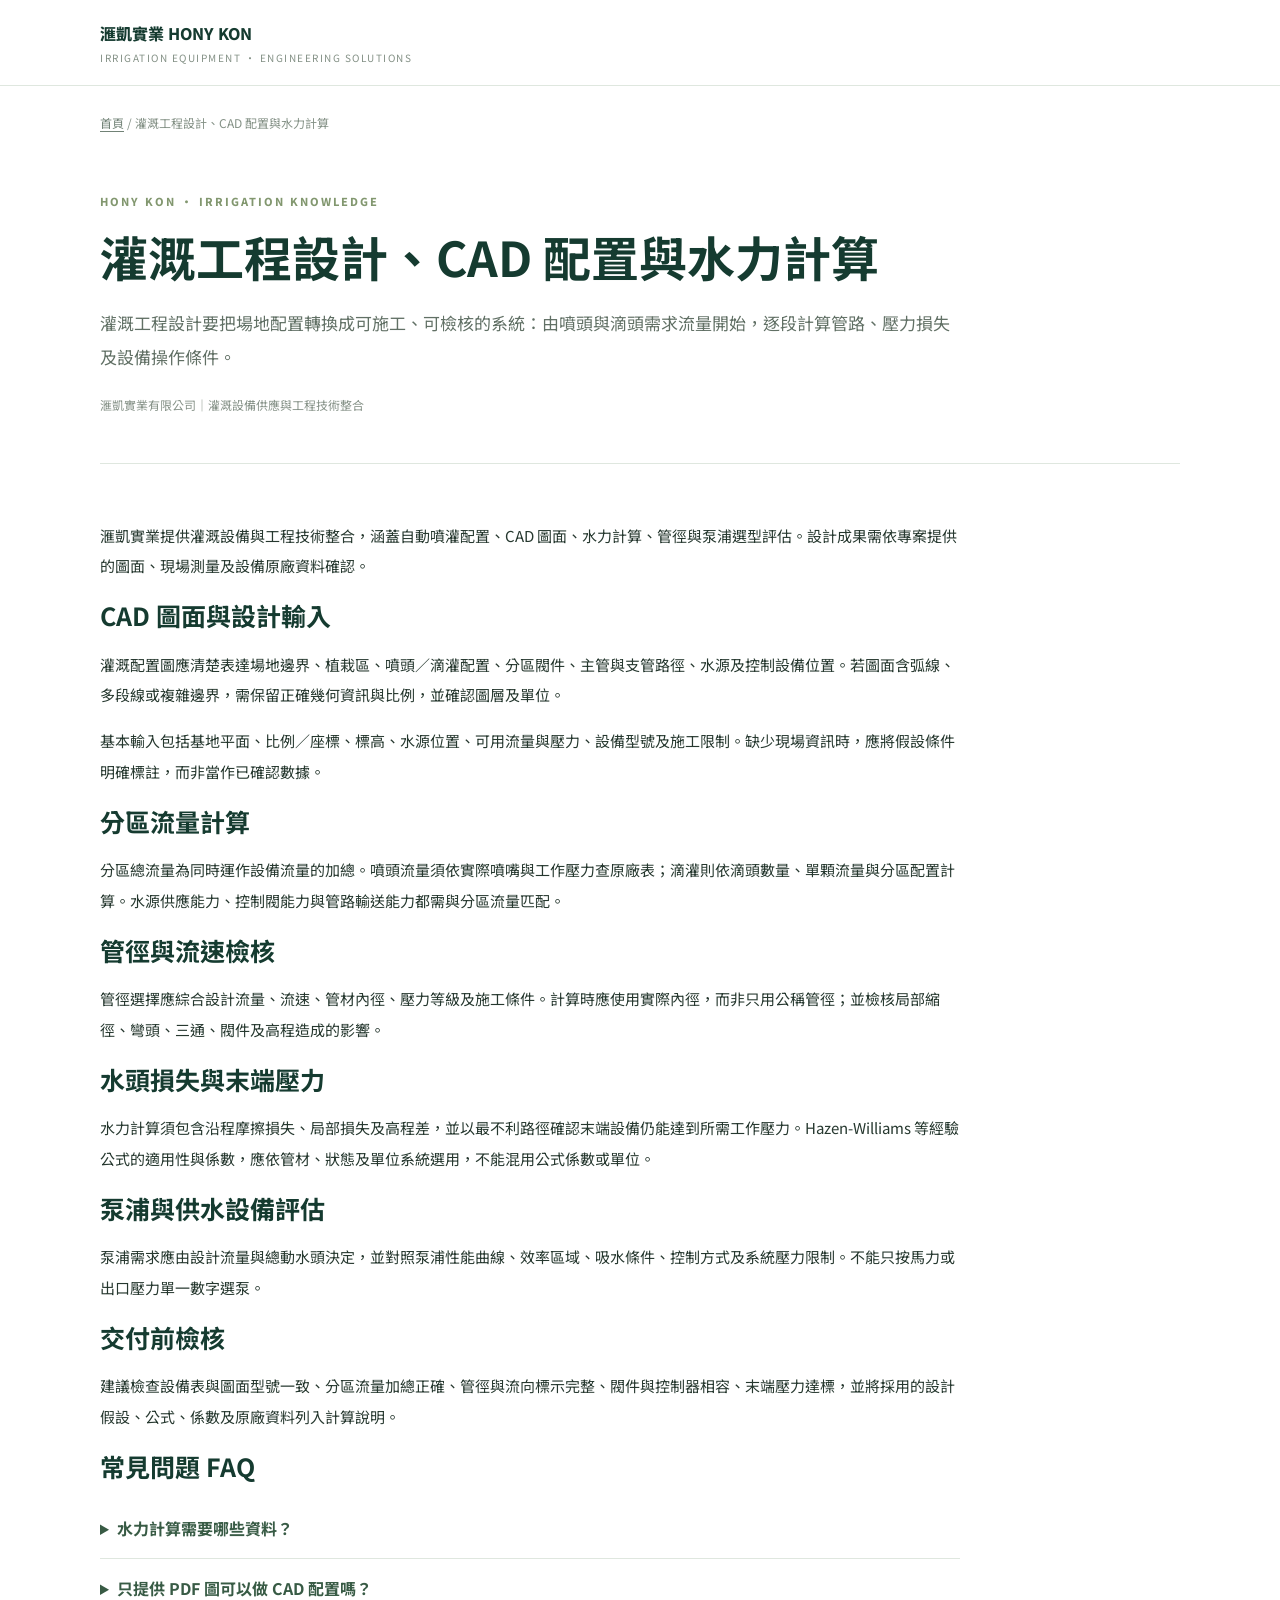
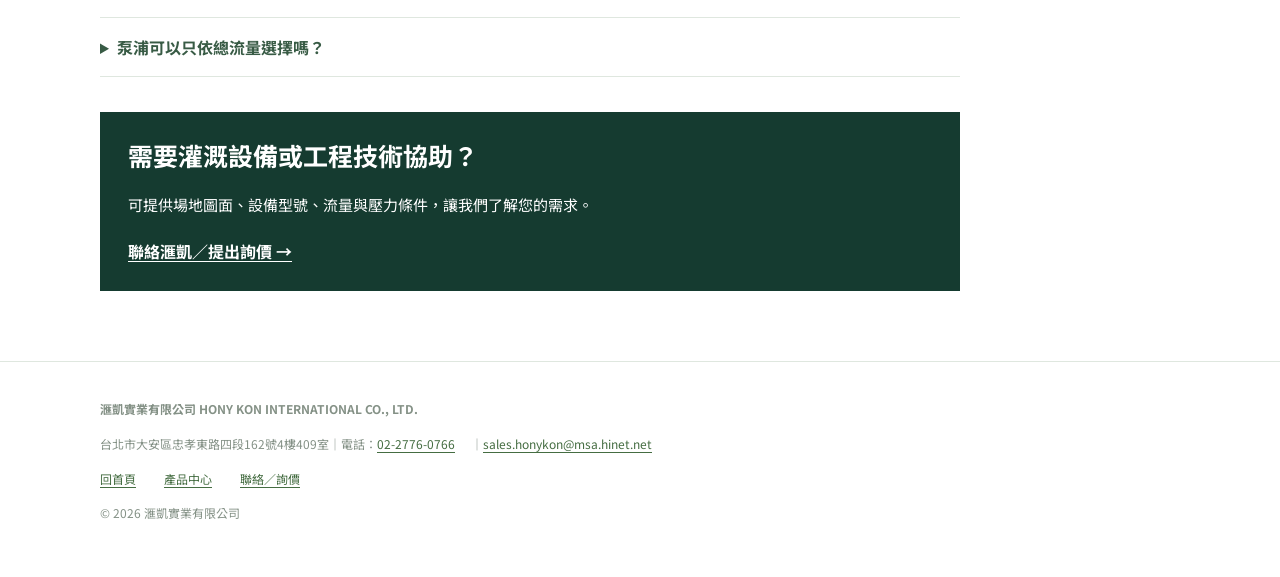
<file: services/irrigation-design-hydraulic-calculation/index.html>
<!doctype html><html lang="zh-Hant"><head><meta charset="utf-8"><meta name="viewport" content="width=device-width,initial-scale=1"><title>灌溉工程設計、CAD 配置與水力計算｜滙凱實業 HONY KON</title><meta name="description" content="灌溉工程設計技術：CAD 噴頭配置、分區流量、管徑選擇、沿程損失、末端壓力與泵浦需求評估。"><link rel="canonical" href="https://www.honykon.com.tw/services/irrigation-design-hydraulic-calculation/"><meta name="robots" content="index,follow,max-image-preview:large"><meta property="og:type" content="article"><meta property="og:locale" content="zh_TW"><meta property="og:site_name" content="滙凱實業 HONY KON"><meta property="og:title" content="灌溉工程設計、CAD 配置與水力計算｜滙凱實業 HONY KON"><meta property="og:description" content="灌溉工程設計技術：CAD 噴頭配置、分區流量、管徑選擇、沿程損失、末端壓力與泵浦需求評估。"><meta property="og:url" content="https://www.honykon.com.tw/services/irrigation-design-hydraulic-calculation/"><meta property="og:image" content="https://www.honykon.com.tw/case1.webp"><meta property="og:image:alt" content="滙凱實業 HONY KON 灌溉設備與自動灌溉工程應用照片"><meta name="twitter:card" content="summary_large_image"><meta name="twitter:image" content="https://www.honykon.com.tw/case1.webp"><link rel="preconnect" href="https://fonts.googleapis.com"><link rel="preconnect" href="https://fonts.gstatic.com" crossorigin><link href="https://fonts.googleapis.com/css2?family=Noto+Sans+TC:wght@400..900&display=swap" rel="stylesheet" media="print" onload="this.media='all'"><noscript><link href="https://fonts.googleapis.com/css2?family=Noto+Sans+TC:wght@400..900&display=swap" rel="stylesheet"></noscript><link rel="stylesheet" href="../../content.css"><script type="application/ld+json">{"@context":"https://schema.org","@graph":[{"@type":"WebPage","@id":"https://www.honykon.com.tw/services/irrigation-design-hydraulic-calculation/#webpage","url":"https://www.honykon.com.tw/services/irrigation-design-hydraulic-calculation/","name":"灌溉工程設計、CAD 配置與水力計算｜滙凱實業 HONY KON","description":"灌溉工程設計技術：CAD 噴頭配置、分區流量、管徑選擇、沿程損失、末端壓力與泵浦需求評估。","inLanguage":"zh-TW","isPartOf":{"@id":"https://www.honykon.com.tw/#website"},"about":{"@id":"https://www.honykon.com.tw/#organization"}},{"@type":"Organization","@id":"https://www.honykon.com.tw/#organization","name":"滙凱實業有限公司","alternateName":"HONY KON INTERNATIONAL CO., LTD.","url":"https://www.honykon.com.tw/","telephone":"+886-2-2776-0766","email":"sales.honykon@msa.hinet.net"},{"@type":"BreadcrumbList","itemListElement":[{"@type":"ListItem","position":1,"name":"首頁","item":"https://www.honykon.com.tw/"},{"@type":"ListItem","position":2,"name":"灌溉工程設計、CAD 配置與水力計算","item":"https://www.honykon.com.tw/services/irrigation-design-hydraulic-calculation/"}]}]}</script></head><body><nav class="top"><div class="wrap"><a href="../../">滙凱實業 HONY KON</a><small>IRRIGATION EQUIPMENT · ENGINEERING SOLUTIONS</small></div></nav><main class="wrap"><div class="crumb"><a href="../../">首頁</a> / 灌溉工程設計、CAD 配置與水力計算</div><header class="hero"><div class="eyebrow">HONY KON · IRRIGATION KNOWLEDGE</div><h1>灌溉工程設計、CAD 配置與水力計算</h1><p class="lead">灌溉工程設計要把場地配置轉換成可施工、可檢核的系統：由噴頭與滴頭需求流量開始，逐段計算管路、壓力損失及設備操作條件。</p><div class="meta">滙凱實業有限公司｜灌溉設備供應與工程技術整合</div></header><div class="content"><article class="article"><p>滙凱實業提供灌溉設備與工程技術整合，涵蓋自動噴灌配置、CAD 圖面、水力計算、管徑與泵浦選型評估。設計成果需依專案提供的圖面、現場測量及設備原廠資料確認。</p><section><h2>CAD 圖面與設計輸入</h2><p>灌溉配置圖應清楚表達場地邊界、植栽區、噴頭／滴灌配置、分區閥件、主管與支管路徑、水源及控制設備位置。若圖面含弧線、多段線或複雜邊界，需保留正確幾何資訊與比例，並確認圖層及單位。</p><p>基本輸入包括基地平面、比例／座標、標高、水源位置、可用流量與壓力、設備型號及施工限制。缺少現場資訊時，應將假設條件明確標註，而非當作已確認數據。</p></section><section><h2>分區流量計算</h2><p>分區總流量為同時運作設備流量的加總。噴頭流量須依實際噴嘴與工作壓力查原廠表；滴灌則依滴頭數量、單顆流量與分區配置計算。水源供應能力、控制閥能力與管路輸送能力都需與分區流量匹配。</p></section><section><h2>管徑與流速檢核</h2><p>管徑選擇應綜合設計流量、流速、管材內徑、壓力等級及施工條件。計算時應使用實際內徑，而非只用公稱管徑；並檢核局部縮徑、彎頭、三通、閥件及高程造成的影響。</p></section><section><h2>水頭損失與末端壓力</h2><p>水力計算須包含沿程摩擦損失、局部損失及高程差，並以最不利路徑確認末端設備仍能達到所需工作壓力。Hazen-Williams 等經驗公式的適用性與係數，應依管材、狀態及單位系統選用，不能混用公式係數或單位。</p></section><section><h2>泵浦與供水設備評估</h2><p>泵浦需求應由設計流量與總動水頭決定，並對照泵浦性能曲線、效率區域、吸水條件、控制方式及系統壓力限制。不能只按馬力或出口壓力單一數字選泵。</p></section><section><h2>交付前檢核</h2><p>建議檢查設備表與圖面型號一致、分區流量加總正確、管徑與流向標示完整、閥件與控制器相容、末端壓力達標，並將採用的設計假設、公式、係數及原廠資料列入計算說明。</p></section><section class="faq"><h2>常見問題 FAQ</h2><details><summary>水力計算需要哪些資料？</summary><p>至少需要分區流量、管線長度與內徑、管材、管件與閥件、地形高程、水源壓力，以及末端設備要求壓力。</p></details><details><summary>只提供 PDF 圖可以做 CAD 配置嗎？</summary><p>PDF 可作為參考底圖，但需確認比例、尺寸與清晰度；若有 DWG 或可量測的尺寸資料，通常更利於準確配置。</p></details><details><summary>泵浦可以只依總流量選擇嗎？</summary><p>不可以。還要計算總動水頭並檢核泵浦曲線、效率、吸水條件及系統操作範圍。</p></details></section><div class="cta"><h2>需要灌溉設備或工程技術協助？</h2><p>可提供場地圖面、設備型號、流量與壓力條件，讓我們了解您的需求。</p><a href="../../#contact">聯絡滙凱／提出詢價 →</a></div></article></div></main><footer class="footer"><div class="wrap"><p><b>滙凱實業有限公司 HONY KON INTERNATIONAL CO., LTD.</b></p><p>台北市大安區忠孝東路四段162號4樓409室｜電話：<a href="tel:+886227760766">02-2776-0766</a>｜<a href="mailto:sales.honykon@msa.hinet.net">sales.honykon@msa.hinet.net</a></p><p><a href="../../">回首頁</a>　<a href="../../#products">產品中心</a>　<a href="../../#contact">聯絡／詢價</a></p><p>© 2026 滙凱實業有限公司</p></div></footer></body></html>
</file>
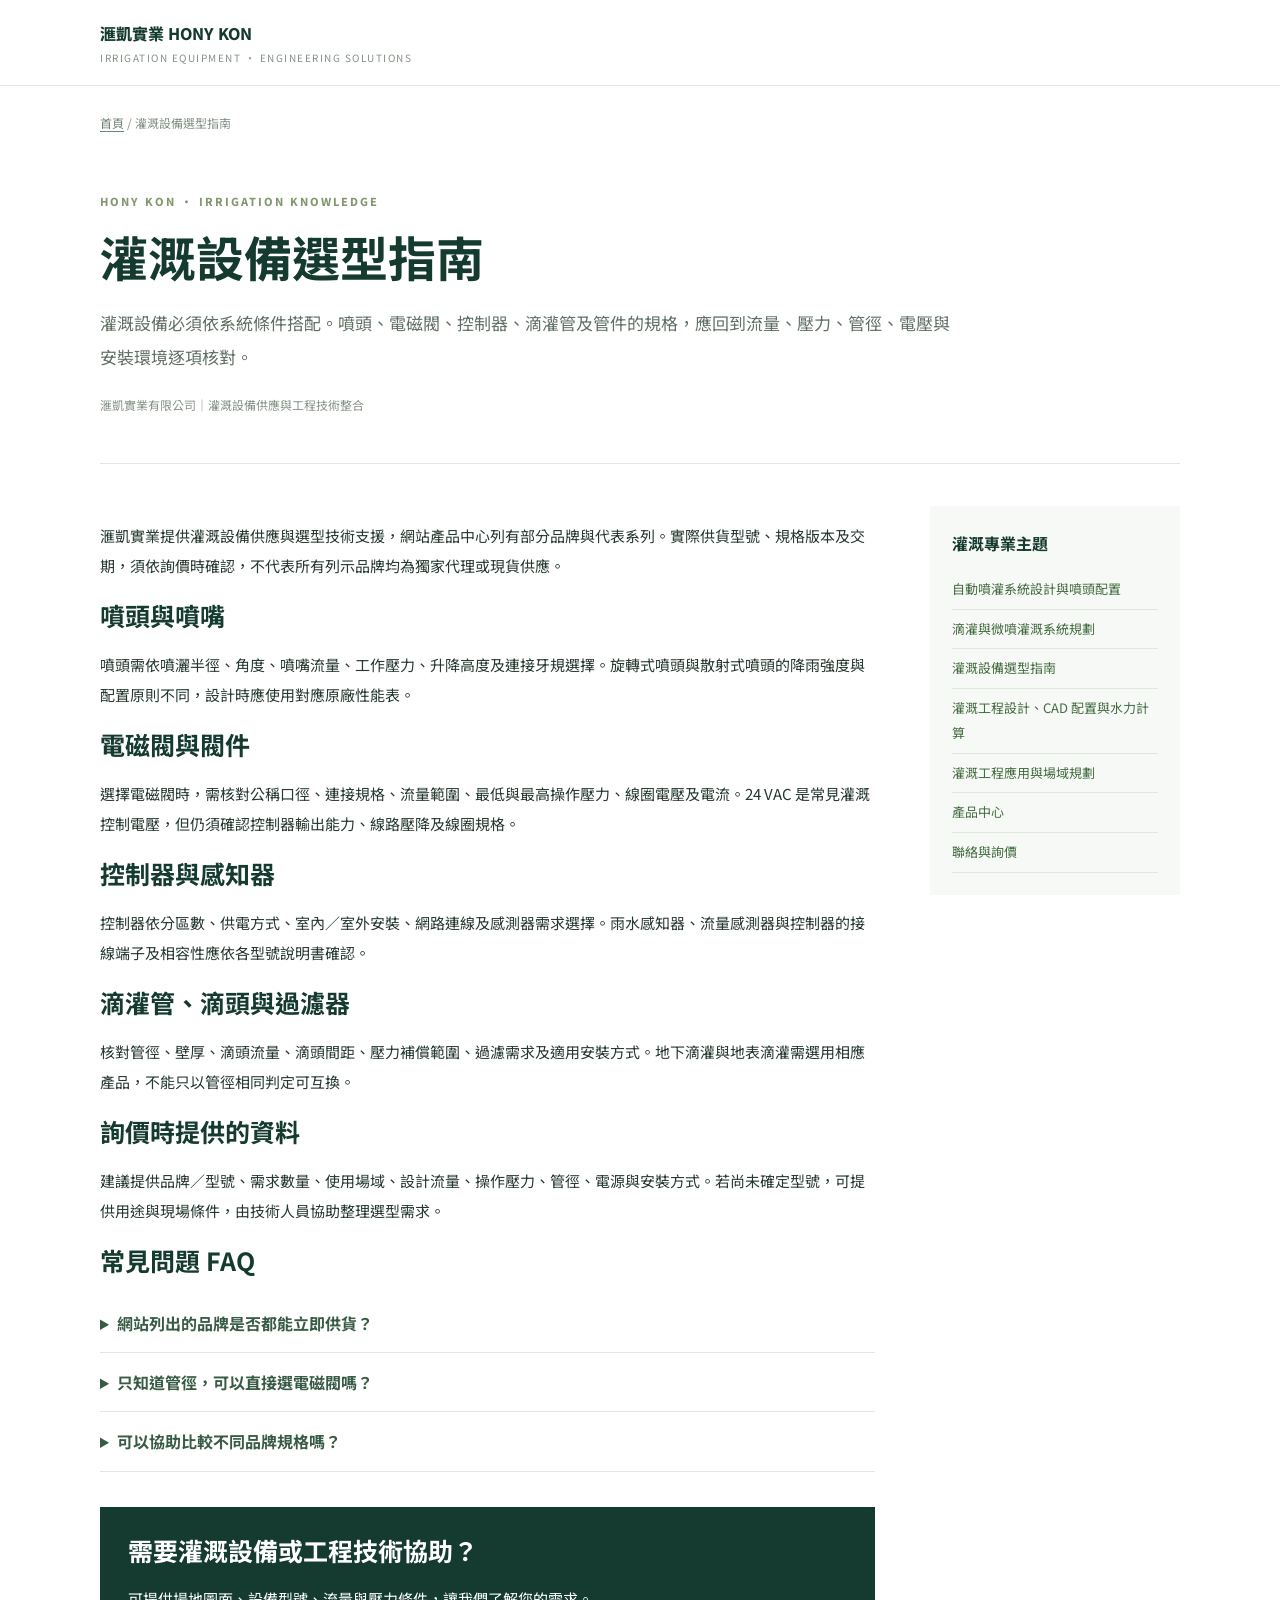
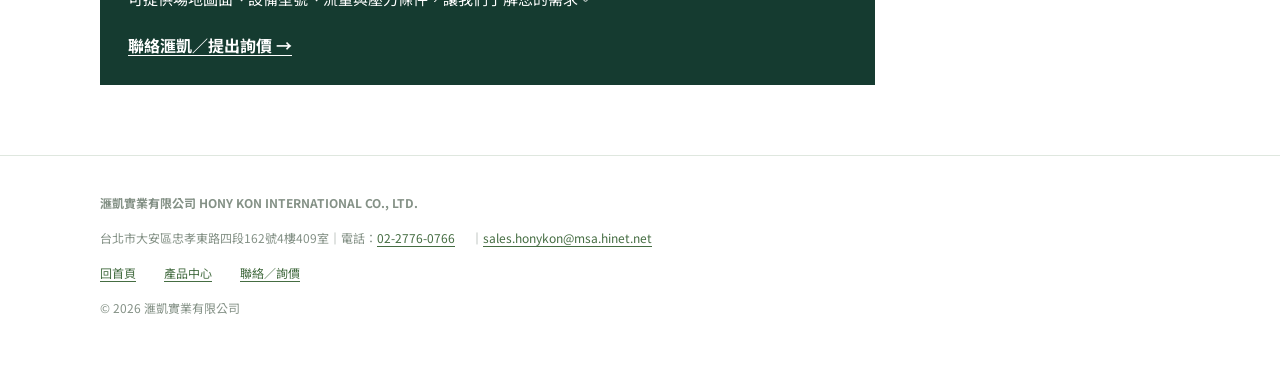
<file: preview/seo/products/irrigation-equipment/index.html>
<!doctype html><html lang="zh-Hant"><head><meta charset="utf-8"><meta name="viewport" content="width=device-width,initial-scale=1"><title>灌溉設備選型指南｜噴頭、電磁閥、控制器與滴灌管｜滙凱實業</title><meta name="description" content="灌溉設備選型指南：地埋式噴頭、電磁閥、智慧控制器、雨水感知器、滴灌管與管路配件，依流量、壓力、口徑及控制需求選型。"><link rel="canonical" href="https://www.honykon.com.tw/products/irrigation-equipment/"><meta name="robots" content="index,follow,max-image-preview:large"><meta property="og:type" content="article"><meta property="og:locale" content="zh_TW"><meta property="og:site_name" content="滙凱實業 HONY KON"><meta property="og:title" content="灌溉設備選型指南｜噴頭、電磁閥、控制器與滴灌管｜滙凱實業"><meta property="og:description" content="灌溉設備選型指南：地埋式噴頭、電磁閥、智慧控制器、雨水感知器、滴灌管與管路配件，依流量、壓力、口徑及控制需求選型。"><meta property="og:url" content="https://www.honykon.com.tw/products/irrigation-equipment/"><meta name="twitter:card" content="summary"><link rel="preconnect" href="https://fonts.googleapis.com"><link rel="preconnect" href="https://fonts.gstatic.com" crossorigin><link href="https://fonts.googleapis.com/css2?family=Noto+Sans+TC:wght@400;500;600;700;800&display=swap" rel="stylesheet"><link rel="stylesheet" href="/preview/seo/content.css"><script type="application/ld+json">{"@context":"https://schema.org","@graph":[{"@type":"WebPage","@id":"https://www.honykon.com.tw/products/irrigation-equipment/#webpage","url":"https://www.honykon.com.tw/products/irrigation-equipment/","name":"灌溉設備選型指南｜噴頭、電磁閥、控制器與滴灌管｜滙凱實業","description":"灌溉設備選型指南：地埋式噴頭、電磁閥、智慧控制器、雨水感知器、滴灌管與管路配件，依流量、壓力、口徑及控制需求選型。","inLanguage":"zh-TW","isPartOf":{"@id":"https://www.honykon.com.tw/#website"},"about":{"@id":"https://www.honykon.com.tw/#organization"}},{"@type":"Organization","@id":"https://www.honykon.com.tw/#organization","name":"滙凱實業有限公司","alternateName":"HONY KON INTERNATIONAL CO., LTD.","url":"https://www.honykon.com.tw/","telephone":"+886-2-2776-0766","email":"sales.honykon@msa.hinet.net"},{"@type":"BreadcrumbList","itemListElement":[{"@type":"ListItem","position":1,"name":"首頁","item":"https://www.honykon.com.tw/"},{"@type":"ListItem","position":2,"name":"灌溉設備選型指南","item":"https://www.honykon.com.tw/products/irrigation-equipment/"}]}]}</script></head><body><nav class="top"><div class="wrap"><a href="/preview/">滙凱實業 HONY KON</a><small>IRRIGATION EQUIPMENT · ENGINEERING SOLUTIONS</small></div></nav><main class="wrap"><div class="crumb"><a href="/preview/">首頁</a> / 灌溉設備選型指南</div><header class="hero"><div class="eyebrow">HONY KON · IRRIGATION KNOWLEDGE</div><h1>灌溉設備選型指南</h1><p class="lead">灌溉設備必須依系統條件搭配。噴頭、電磁閥、控制器、滴灌管及管件的規格，應回到流量、壓力、管徑、電壓與安裝環境逐項核對。</p><div class="meta">滙凱實業有限公司｜灌溉設備供應與工程技術整合</div></header><div class="content"><article class="article"><p>滙凱實業提供灌溉設備供應與選型技術支援，網站產品中心列有部分品牌與代表系列。實際供貨型號、規格版本及交期，須依詢價時確認，不代表所有列示品牌均為獨家代理或現貨供應。</p><section><h2>噴頭與噴嘴</h2><p>噴頭需依噴灑半徑、角度、噴嘴流量、工作壓力、升降高度及連接牙規選擇。旋轉式噴頭與散射式噴頭的降雨強度與配置原則不同，設計時應使用對應原廠性能表。</p></section><section><h2>電磁閥與閥件</h2><p>選擇電磁閥時，需核對公稱口徑、連接規格、流量範圍、最低與最高操作壓力、線圈電壓及電流。24 VAC 是常見灌溉控制電壓，但仍須確認控制器輸出能力、線路壓降及線圈規格。</p></section><section><h2>控制器與感知器</h2><p>控制器依分區數、供電方式、室內／室外安裝、網路連線及感測器需求選擇。雨水感知器、流量感測器與控制器的接線端子及相容性應依各型號說明書確認。</p></section><section><h2>滴灌管、滴頭與過濾器</h2><p>核對管徑、壁厚、滴頭流量、滴頭間距、壓力補償範圍、過濾需求及適用安裝方式。地下滴灌與地表滴灌需選用相應產品，不能只以管徑相同判定可互換。</p></section><section><h2>詢價時提供的資料</h2><p>建議提供品牌／型號、需求數量、使用場域、設計流量、操作壓力、管徑、電源與安裝方式。若尚未確定型號，可提供用途與現場條件，由技術人員協助整理選型需求。</p></section><section class="faq"><h2>常見問題 FAQ</h2><details><summary>網站列出的品牌是否都能立即供貨？</summary><p>網站產品資料用於型號與規格參考，實際供應品牌、型號、庫存及交期需逐案確認。</p></details><details><summary>只知道管徑，可以直接選電磁閥嗎？</summary><p>不夠。還要確認流量、操作壓力、連接牙規或法蘭、線圈電壓及控制器相容性。</p></details><details><summary>可以協助比較不同品牌規格嗎？</summary><p>可依具體型號與原廠規格資料比較；需避免只按產品名稱比較而忽略壓力、流量及配件差異。</p></details></section><div class="cta"><h2>需要灌溉設備或工程技術協助？</h2><p>可提供場地圖面、設備型號、流量與壓力條件，讓我們了解您的需求。</p><a href="/preview/#contact">聯絡滙凱／提出詢價 →</a></div></article><aside class="side"><h2>灌溉專業主題</h2><a href="/preview/seo/services/automatic-irrigation/">自動噴灌系統設計與噴頭配置</a><a href="/preview/seo/services/drip-irrigation/">滴灌與微噴灌溉系統規劃</a><a href="/preview/seo/products/irrigation-equipment/">灌溉設備選型指南</a><a href="/preview/seo/services/irrigation-design-hydraulic-calculation/">灌溉工程設計、CAD 配置與水力計算</a><a href="/preview/seo/projects/irrigation-applications/">灌溉工程應用與場域規劃</a><a href="/preview/#products">產品中心</a><a href="/preview/#contact">聯絡與詢價</a></aside></div></main><footer class="footer"><div class="wrap"><p><b>滙凱實業有限公司 HONY KON INTERNATIONAL CO., LTD.</b></p><p>台北市大安區忠孝東路四段162號4樓409室｜電話：<a href="tel:+886227760766">02-2776-0766</a>｜<a href="mailto:sales.honykon@msa.hinet.net">sales.honykon@msa.hinet.net</a></p><p><a href="/preview/">回首頁</a>　<a href="/preview/#products">產品中心</a>　<a href="/preview/#contact">聯絡／詢價</a></p><p>© 2026 滙凱實業有限公司</p></div></footer></body></html>
</file>
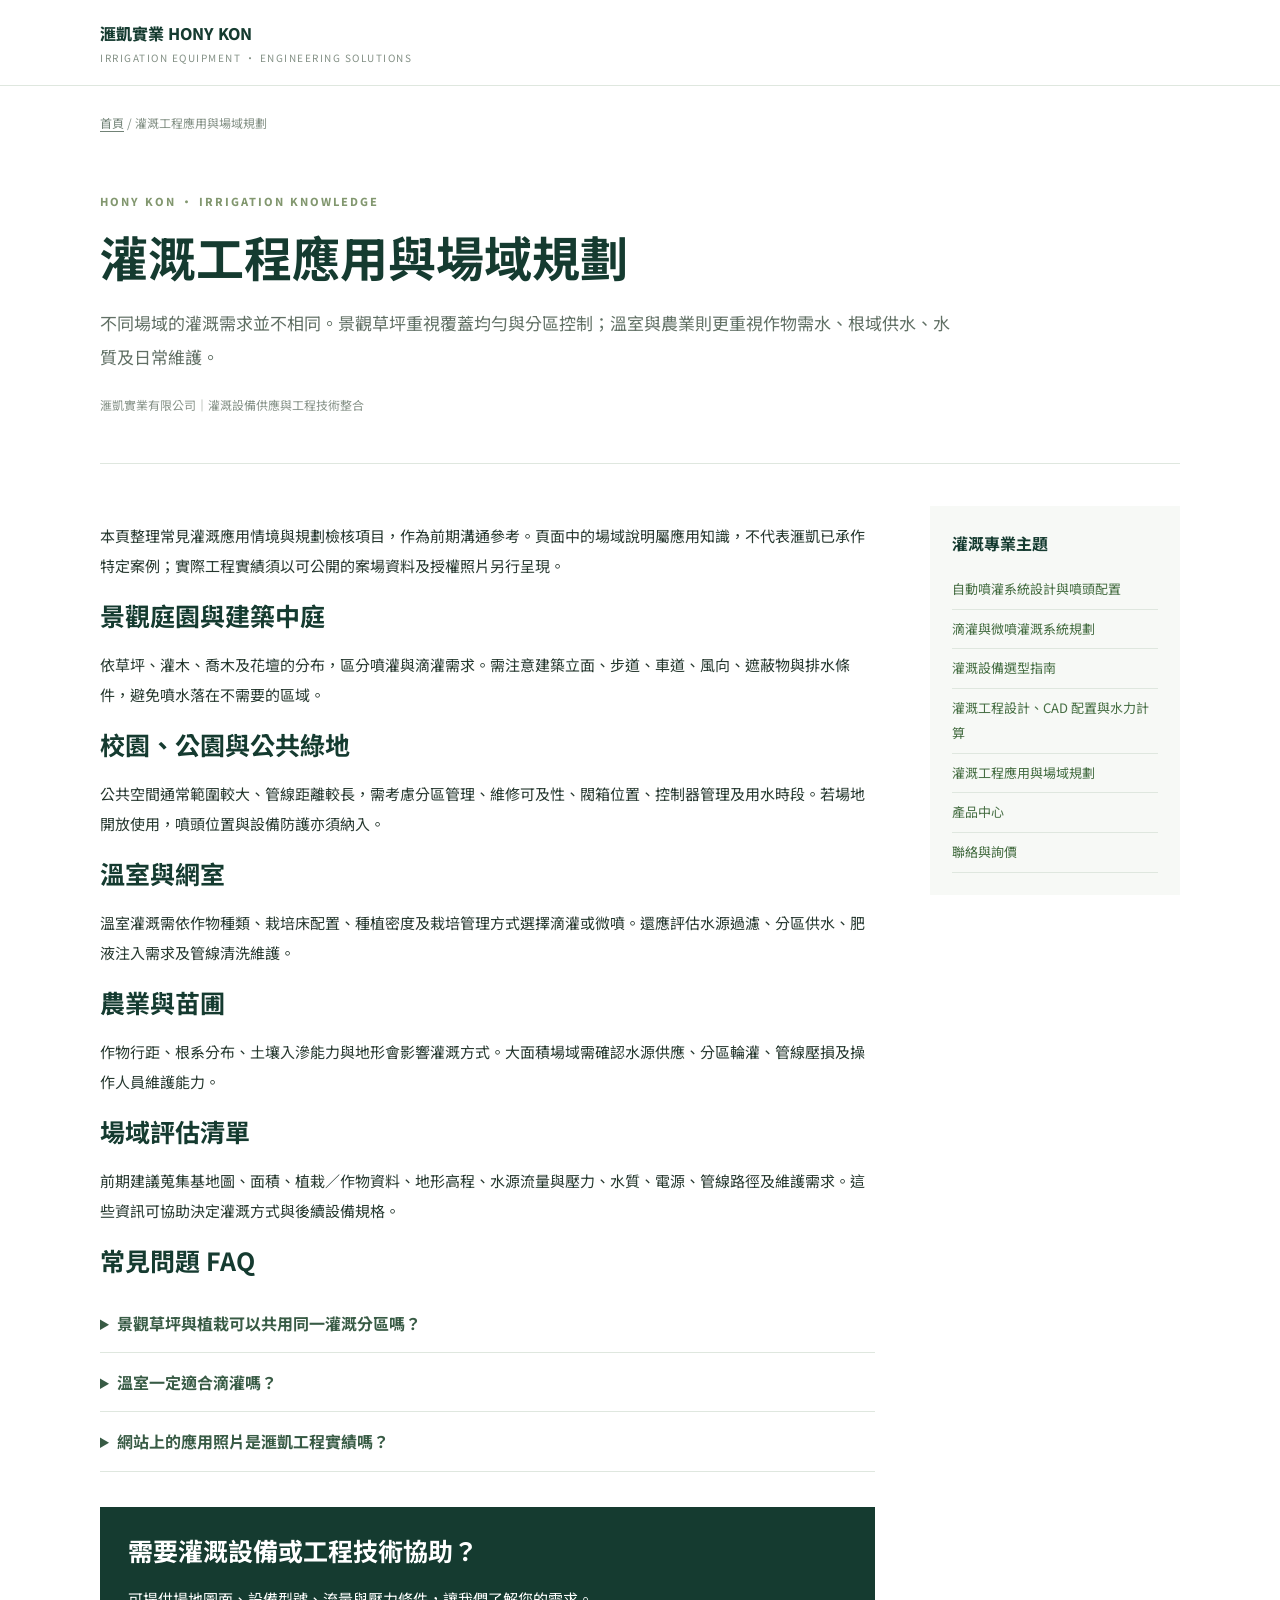
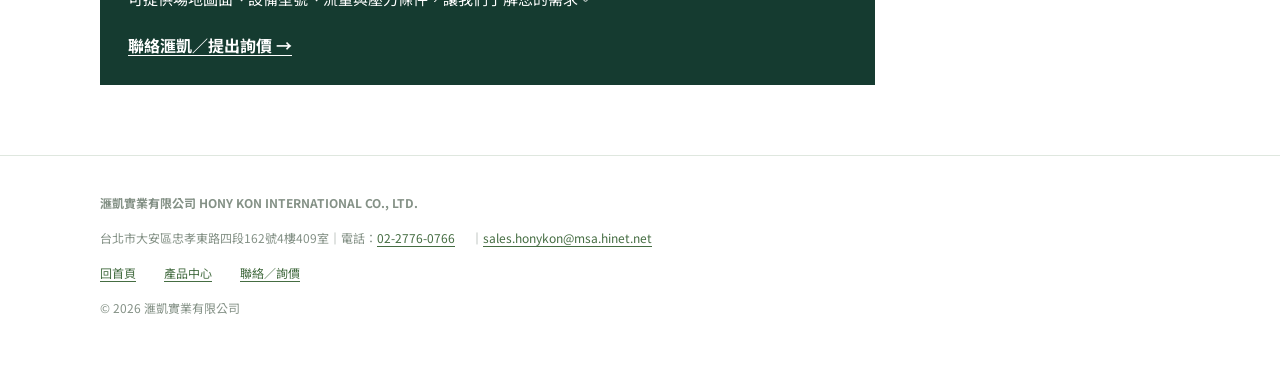
<file: preview/seo/projects/irrigation-applications/index.html>
<!doctype html><html lang="zh-Hant"><head><meta charset="utf-8"><meta name="viewport" content="width=device-width,initial-scale=1"><title>灌溉工程應用與場域規劃｜景觀、校園、溫室與農業｜滙凱實業</title><meta name="description" content="景觀庭園、校園草坪、溫室及農業灌溉的系統規劃方向，說明不同場域的噴灌、滴灌、微噴與分區設計考量。"><link rel="canonical" href="https://www.honykon.com.tw/projects/irrigation-applications/"><meta name="robots" content="index,follow,max-image-preview:large"><meta property="og:type" content="article"><meta property="og:locale" content="zh_TW"><meta property="og:site_name" content="滙凱實業 HONY KON"><meta property="og:title" content="灌溉工程應用與場域規劃｜景觀、校園、溫室與農業｜滙凱實業"><meta property="og:description" content="景觀庭園、校園草坪、溫室及農業灌溉的系統規劃方向，說明不同場域的噴灌、滴灌、微噴與分區設計考量。"><meta property="og:url" content="https://www.honykon.com.tw/projects/irrigation-applications/"><meta name="twitter:card" content="summary"><link rel="preconnect" href="https://fonts.googleapis.com"><link rel="preconnect" href="https://fonts.gstatic.com" crossorigin><link href="https://fonts.googleapis.com/css2?family=Noto+Sans+TC:wght@400;500;600;700;800&display=swap" rel="stylesheet"><link rel="stylesheet" href="/preview/seo/content.css"><script type="application/ld+json">{"@context":"https://schema.org","@graph":[{"@type":"WebPage","@id":"https://www.honykon.com.tw/projects/irrigation-applications/#webpage","url":"https://www.honykon.com.tw/projects/irrigation-applications/","name":"灌溉工程應用與場域規劃｜景觀、校園、溫室與農業｜滙凱實業","description":"景觀庭園、校園草坪、溫室及農業灌溉的系統規劃方向，說明不同場域的噴灌、滴灌、微噴與分區設計考量。","inLanguage":"zh-TW","isPartOf":{"@id":"https://www.honykon.com.tw/#website"},"about":{"@id":"https://www.honykon.com.tw/#organization"}},{"@type":"Organization","@id":"https://www.honykon.com.tw/#organization","name":"滙凱實業有限公司","alternateName":"HONY KON INTERNATIONAL CO., LTD.","url":"https://www.honykon.com.tw/","telephone":"+886-2-2776-0766","email":"sales.honykon@msa.hinet.net"},{"@type":"BreadcrumbList","itemListElement":[{"@type":"ListItem","position":1,"name":"首頁","item":"https://www.honykon.com.tw/"},{"@type":"ListItem","position":2,"name":"灌溉工程應用與場域規劃","item":"https://www.honykon.com.tw/projects/irrigation-applications/"}]}]}</script></head><body><nav class="top"><div class="wrap"><a href="/preview/">滙凱實業 HONY KON</a><small>IRRIGATION EQUIPMENT · ENGINEERING SOLUTIONS</small></div></nav><main class="wrap"><div class="crumb"><a href="/preview/">首頁</a> / 灌溉工程應用與場域規劃</div><header class="hero"><div class="eyebrow">HONY KON · IRRIGATION KNOWLEDGE</div><h1>灌溉工程應用與場域規劃</h1><p class="lead">不同場域的灌溉需求並不相同。景觀草坪重視覆蓋均勻與分區控制；溫室與農業則更重視作物需水、根域供水、水質及日常維護。</p><div class="meta">滙凱實業有限公司｜灌溉設備供應與工程技術整合</div></header><div class="content"><article class="article"><p>本頁整理常見灌溉應用情境與規劃檢核項目，作為前期溝通參考。頁面中的場域說明屬應用知識，不代表滙凱已承作特定案例；實際工程實績須以可公開的案場資料及授權照片另行呈現。</p><section><h2>景觀庭園與建築中庭</h2><p>依草坪、灌木、喬木及花壇的分布，區分噴灌與滴灌需求。需注意建築立面、步道、車道、風向、遮蔽物與排水條件，避免噴水落在不需要的區域。</p></section><section><h2>校園、公園與公共綠地</h2><p>公共空間通常範圍較大、管線距離較長，需考慮分區管理、維修可及性、閥箱位置、控制器管理及用水時段。若場地開放使用，噴頭位置與設備防護亦須納入。</p></section><section><h2>溫室與網室</h2><p>溫室灌溉需依作物種類、栽培床配置、種植密度及栽培管理方式選擇滴灌或微噴。還應評估水源過濾、分區供水、肥液注入需求及管線清洗維護。</p></section><section><h2>農業與苗圃</h2><p>作物行距、根系分布、土壤入滲能力與地形會影響灌溉方式。大面積場域需確認水源供應、分區輪灌、管線壓損及操作人員維護能力。</p></section><section><h2>場域評估清單</h2><p>前期建議蒐集基地圖、面積、植栽／作物資料、地形高程、水源流量與壓力、水質、電源、管線路徑及維護需求。這些資訊可協助決定灌溉方式與後續設備規格。</p></section><section class="faq"><h2>常見問題 FAQ</h2><details><summary>景觀草坪與植栽可以共用同一灌溉分區嗎？</summary><p>通常應依需水量、設備型式、流量與灌溉時程評估；草坪噴灌與植栽滴灌常需分區控制。</p></details><details><summary>溫室一定適合滴灌嗎？</summary><p>不一定。需依作物、栽培方式、根域與環境條件評估滴灌、微噴或其他供水方式。</p></details><details><summary>網站上的應用照片是滙凱工程實績嗎？</summary><p>目前網站部分照片為應用示意，並非滙凱實際完工案例；實際案例會清楚標示案場資訊與照片來源。</p></details></section><div class="cta"><h2>需要灌溉設備或工程技術協助？</h2><p>可提供場地圖面、設備型號、流量與壓力條件，讓我們了解您的需求。</p><a href="/preview/#contact">聯絡滙凱／提出詢價 →</a></div></article><aside class="side"><h2>灌溉專業主題</h2><a href="/preview/seo/services/automatic-irrigation/">自動噴灌系統設計與噴頭配置</a><a href="/preview/seo/services/drip-irrigation/">滴灌與微噴灌溉系統規劃</a><a href="/preview/seo/products/irrigation-equipment/">灌溉設備選型指南</a><a href="/preview/seo/services/irrigation-design-hydraulic-calculation/">灌溉工程設計、CAD 配置與水力計算</a><a href="/preview/seo/projects/irrigation-applications/">灌溉工程應用與場域規劃</a><a href="/preview/#products">產品中心</a><a href="/preview/#contact">聯絡與詢價</a></aside></div></main><footer class="footer"><div class="wrap"><p><b>滙凱實業有限公司 HONY KON INTERNATIONAL CO., LTD.</b></p><p>台北市大安區忠孝東路四段162號4樓409室｜電話：<a href="tel:+886227760766">02-2776-0766</a>｜<a href="mailto:sales.honykon@msa.hinet.net">sales.honykon@msa.hinet.net</a></p><p><a href="/preview/">回首頁</a>　<a href="/preview/#products">產品中心</a>　<a href="/preview/#contact">聯絡／詢價</a></p><p>© 2026 滙凱實業有限公司</p></div></footer></body></html>
</file>
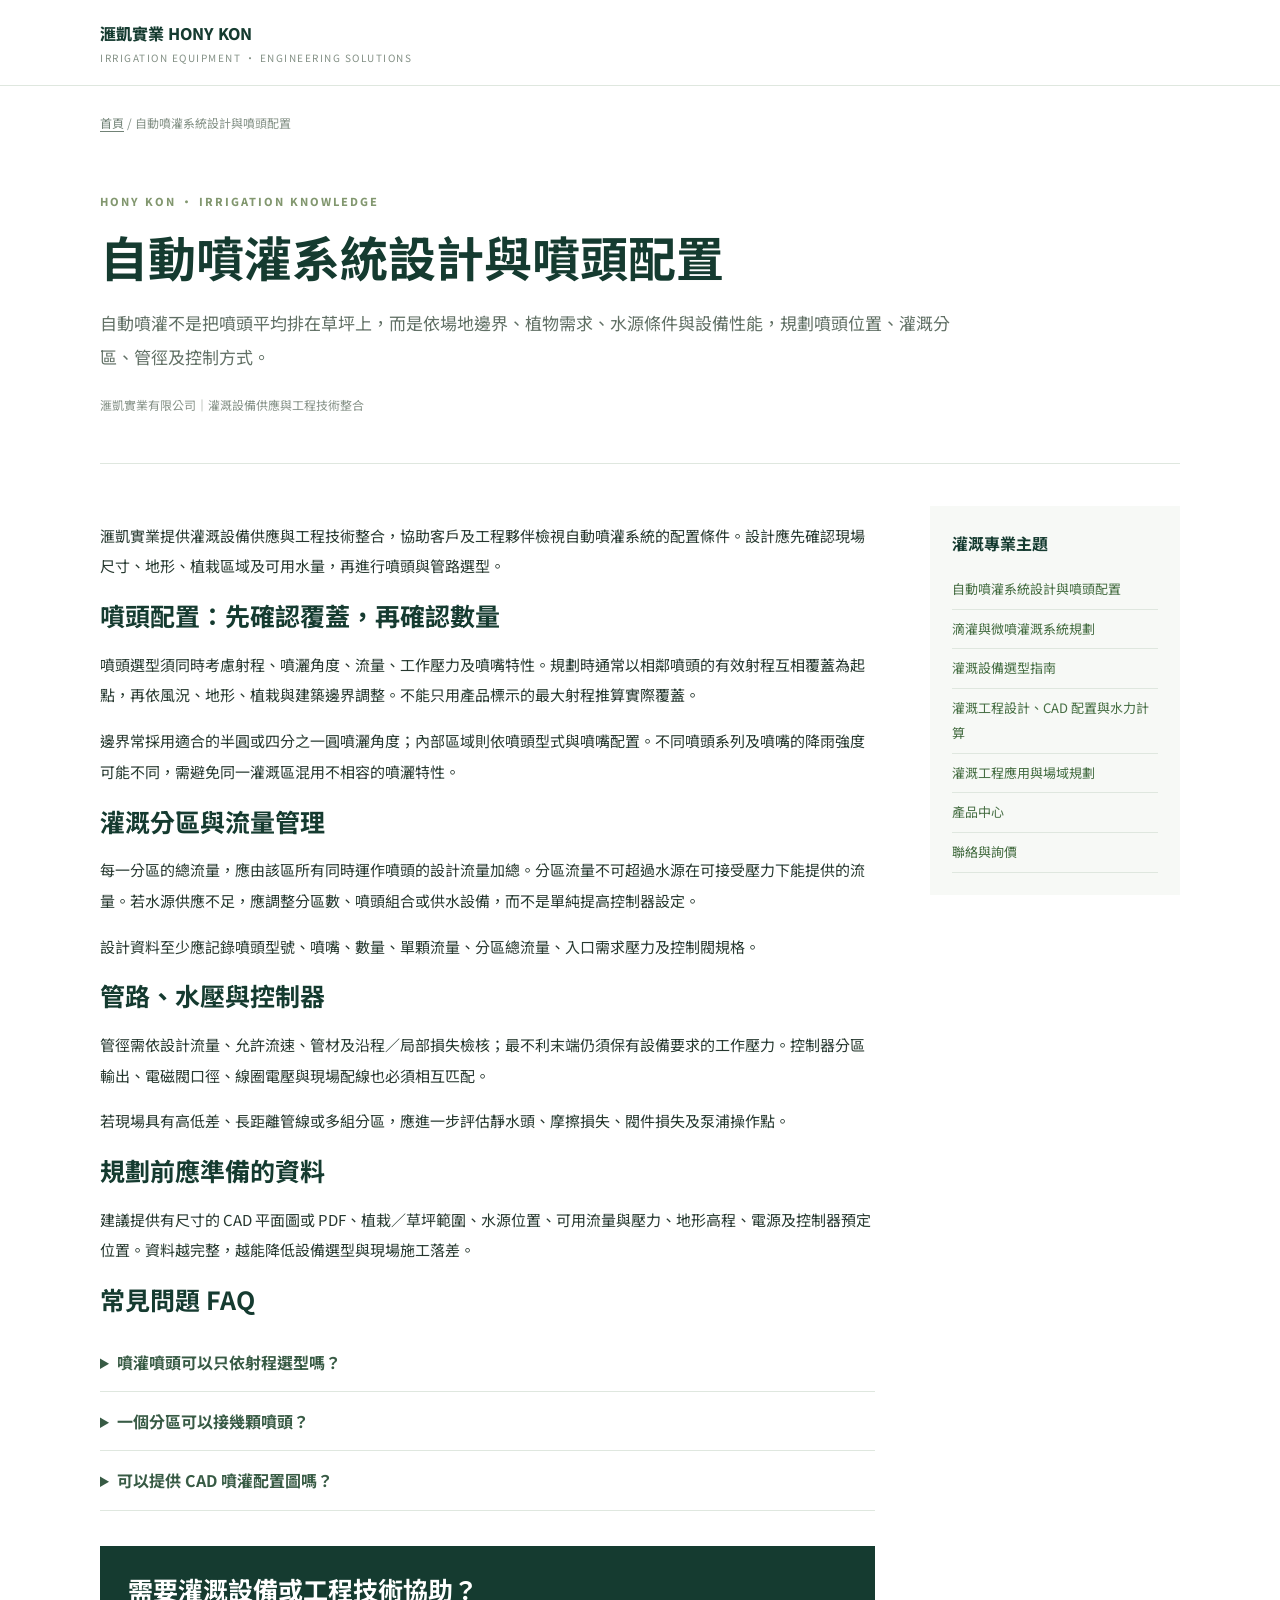
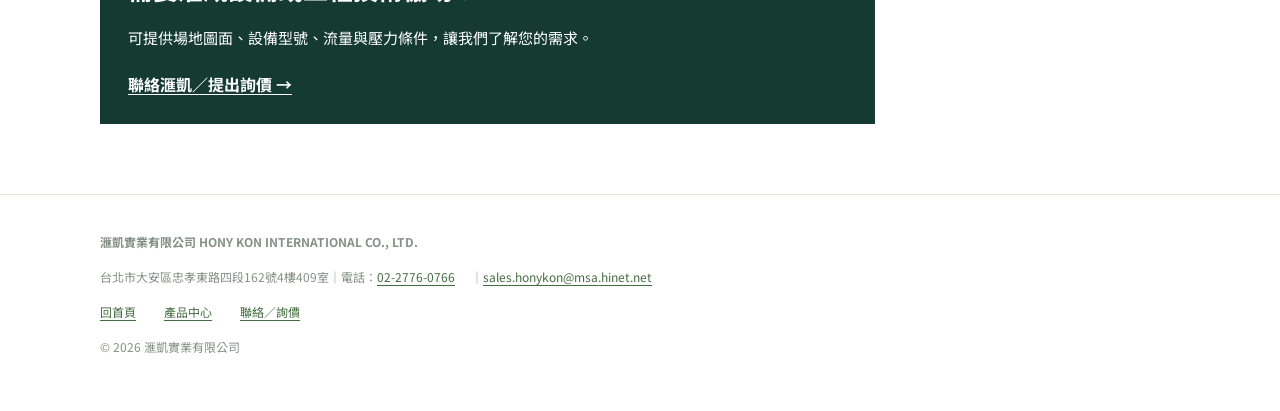
<file: preview/seo/services/automatic-irrigation/index.html>
<!doctype html><html lang="zh-Hant"><head><meta charset="utf-8"><meta name="viewport" content="width=device-width,initial-scale=1"><title>自動噴灌系統設計與噴頭配置｜滙凱實業 HONY KON</title><meta name="description" content="了解自動噴灌系統規劃重點：場地分區、噴頭射程與流量、噴灑覆蓋、管路配置及控制器整合。滙凱提供灌溉設備與工程技術支援。"><link rel="canonical" href="https://www.honykon.com.tw/services/automatic-irrigation/"><meta name="robots" content="index,follow,max-image-preview:large"><meta property="og:type" content="article"><meta property="og:locale" content="zh_TW"><meta property="og:site_name" content="滙凱實業 HONY KON"><meta property="og:title" content="自動噴灌系統設計與噴頭配置｜滙凱實業 HONY KON"><meta property="og:description" content="了解自動噴灌系統規劃重點：場地分區、噴頭射程與流量、噴灑覆蓋、管路配置及控制器整合。滙凱提供灌溉設備與工程技術支援。"><meta property="og:url" content="https://www.honykon.com.tw/services/automatic-irrigation/"><meta name="twitter:card" content="summary"><link rel="preconnect" href="https://fonts.googleapis.com"><link rel="preconnect" href="https://fonts.gstatic.com" crossorigin><link href="https://fonts.googleapis.com/css2?family=Noto+Sans+TC:wght@400;500;600;700;800&display=swap" rel="stylesheet"><link rel="stylesheet" href="/preview/seo/content.css"><script type="application/ld+json">{"@context":"https://schema.org","@graph":[{"@type":"WebPage","@id":"https://www.honykon.com.tw/services/automatic-irrigation/#webpage","url":"https://www.honykon.com.tw/services/automatic-irrigation/","name":"自動噴灌系統設計與噴頭配置｜滙凱實業 HONY KON","description":"了解自動噴灌系統規劃重點：場地分區、噴頭射程與流量、噴灑覆蓋、管路配置及控制器整合。滙凱提供灌溉設備與工程技術支援。","inLanguage":"zh-TW","isPartOf":{"@id":"https://www.honykon.com.tw/#website"},"about":{"@id":"https://www.honykon.com.tw/#organization"}},{"@type":"Organization","@id":"https://www.honykon.com.tw/#organization","name":"滙凱實業有限公司","alternateName":"HONY KON INTERNATIONAL CO., LTD.","url":"https://www.honykon.com.tw/","telephone":"+886-2-2776-0766","email":"sales.honykon@msa.hinet.net"},{"@type":"BreadcrumbList","itemListElement":[{"@type":"ListItem","position":1,"name":"首頁","item":"https://www.honykon.com.tw/"},{"@type":"ListItem","position":2,"name":"自動噴灌系統設計與噴頭配置","item":"https://www.honykon.com.tw/services/automatic-irrigation/"}]}]}</script></head><body><nav class="top"><div class="wrap"><a href="/preview/">滙凱實業 HONY KON</a><small>IRRIGATION EQUIPMENT · ENGINEERING SOLUTIONS</small></div></nav><main class="wrap"><div class="crumb"><a href="/preview/">首頁</a> / 自動噴灌系統設計與噴頭配置</div><header class="hero"><div class="eyebrow">HONY KON · IRRIGATION KNOWLEDGE</div><h1>自動噴灌系統設計與噴頭配置</h1><p class="lead">自動噴灌不是把噴頭平均排在草坪上，而是依場地邊界、植物需求、水源條件與設備性能，規劃噴頭位置、灌溉分區、管徑及控制方式。</p><div class="meta">滙凱實業有限公司｜灌溉設備供應與工程技術整合</div></header><div class="content"><article class="article"><p>滙凱實業提供灌溉設備供應與工程技術整合，協助客戶及工程夥伴檢視自動噴灌系統的配置條件。設計應先確認現場尺寸、地形、植栽區域及可用水量，再進行噴頭與管路選型。</p><section><h2>噴頭配置：先確認覆蓋，再確認數量</h2><p>噴頭選型須同時考慮射程、噴灑角度、流量、工作壓力及噴嘴特性。規劃時通常以相鄰噴頭的有效射程互相覆蓋為起點，再依風況、地形、植栽與建築邊界調整。不能只用產品標示的最大射程推算實際覆蓋。</p><p>邊界常採用適合的半圓或四分之一圓噴灑角度；內部區域則依噴頭型式與噴嘴配置。不同噴頭系列及噴嘴的降雨強度可能不同，需避免同一灌溉區混用不相容的噴灑特性。</p></section><section><h2>灌溉分區與流量管理</h2><p>每一分區的總流量，應由該區所有同時運作噴頭的設計流量加總。分區流量不可超過水源在可接受壓力下能提供的流量。若水源供應不足，應調整分區數、噴頭組合或供水設備，而不是單純提高控制器設定。</p><p>設計資料至少應記錄噴頭型號、噴嘴、數量、單顆流量、分區總流量、入口需求壓力及控制閥規格。</p></section><section><h2>管路、水壓與控制器</h2><p>管徑需依設計流量、允許流速、管材及沿程／局部損失檢核；最不利末端仍須保有設備要求的工作壓力。控制器分區輸出、電磁閥口徑、線圈電壓與現場配線也必須相互匹配。</p><p>若現場具有高低差、長距離管線或多組分區，應進一步評估靜水頭、摩擦損失、閥件損失及泵浦操作點。</p></section><section><h2>規劃前應準備的資料</h2><p>建議提供有尺寸的 CAD 平面圖或 PDF、植栽／草坪範圍、水源位置、可用流量與壓力、地形高程、電源及控制器預定位置。資料越完整，越能降低設備選型與現場施工落差。</p></section><section class="faq"><h2>常見問題 FAQ</h2><details><summary>噴灌噴頭可以只依射程選型嗎？</summary><p>不建議。射程需搭配工作壓力、噴嘴流量、噴灑角度、降雨強度及相鄰噴頭間距一起判斷。</p></details><details><summary>一個分區可以接幾顆噴頭？</summary><p>沒有固定顆數。應以水源可用流量、每顆噴頭在設計壓力下的流量總和，以及管路壓損決定。</p></details><details><summary>可以提供 CAD 噴灌配置圖嗎？</summary><p>可依專案資料討論配置與 CAD 圖面技術支援；請先提供圖面、場地尺寸與水源條件供評估。</p></details></section><div class="cta"><h2>需要灌溉設備或工程技術協助？</h2><p>可提供場地圖面、設備型號、流量與壓力條件，讓我們了解您的需求。</p><a href="/preview/#contact">聯絡滙凱／提出詢價 →</a></div></article><aside class="side"><h2>灌溉專業主題</h2><a href="/preview/seo/services/automatic-irrigation/">自動噴灌系統設計與噴頭配置</a><a href="/preview/seo/services/drip-irrigation/">滴灌與微噴灌溉系統規劃</a><a href="/preview/seo/products/irrigation-equipment/">灌溉設備選型指南</a><a href="/preview/seo/services/irrigation-design-hydraulic-calculation/">灌溉工程設計、CAD 配置與水力計算</a><a href="/preview/seo/projects/irrigation-applications/">灌溉工程應用與場域規劃</a><a href="/preview/#products">產品中心</a><a href="/preview/#contact">聯絡與詢價</a></aside></div></main><footer class="footer"><div class="wrap"><p><b>滙凱實業有限公司 HONY KON INTERNATIONAL CO., LTD.</b></p><p>台北市大安區忠孝東路四段162號4樓409室｜電話：<a href="tel:+886227760766">02-2776-0766</a>｜<a href="mailto:sales.honykon@msa.hinet.net">sales.honykon@msa.hinet.net</a></p><p><a href="/preview/">回首頁</a>　<a href="/preview/#products">產品中心</a>　<a href="/preview/#contact">聯絡／詢價</a></p><p>© 2026 滙凱實業有限公司</p></div></footer></body></html>
</file>
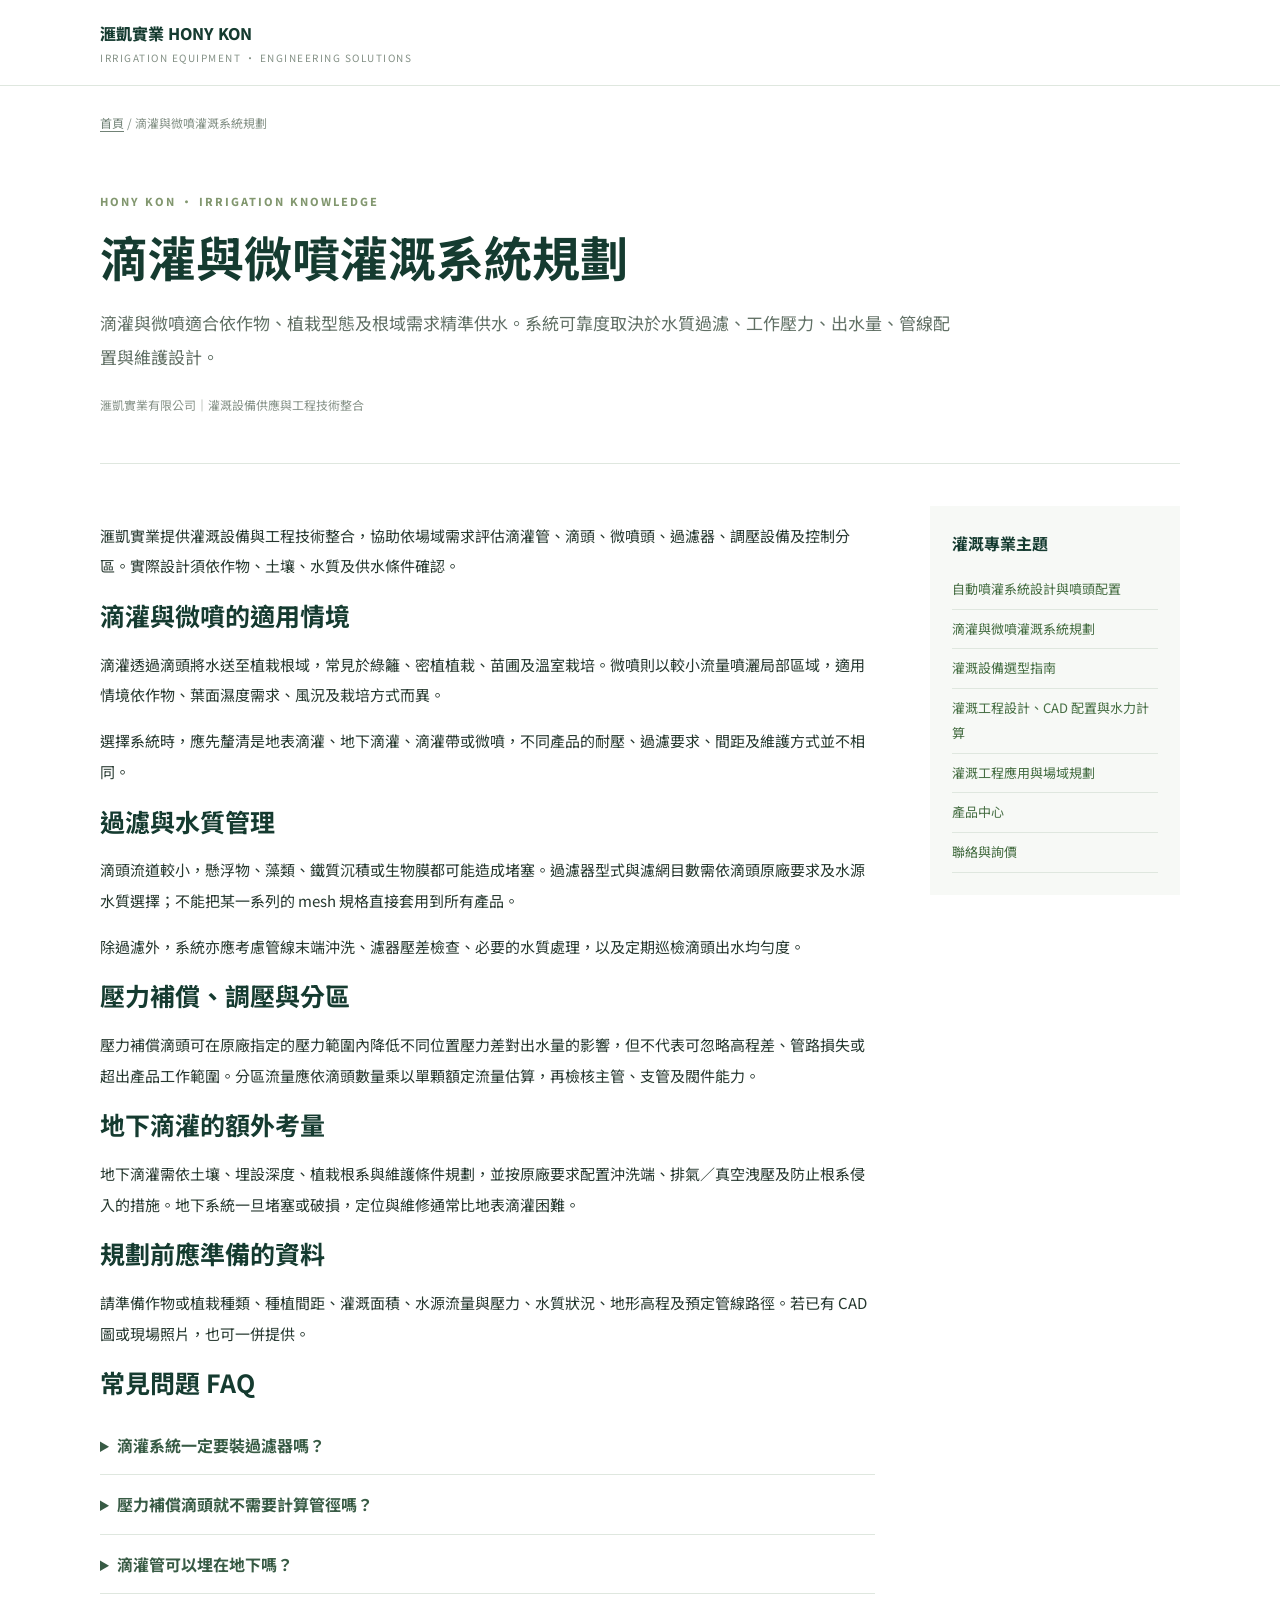
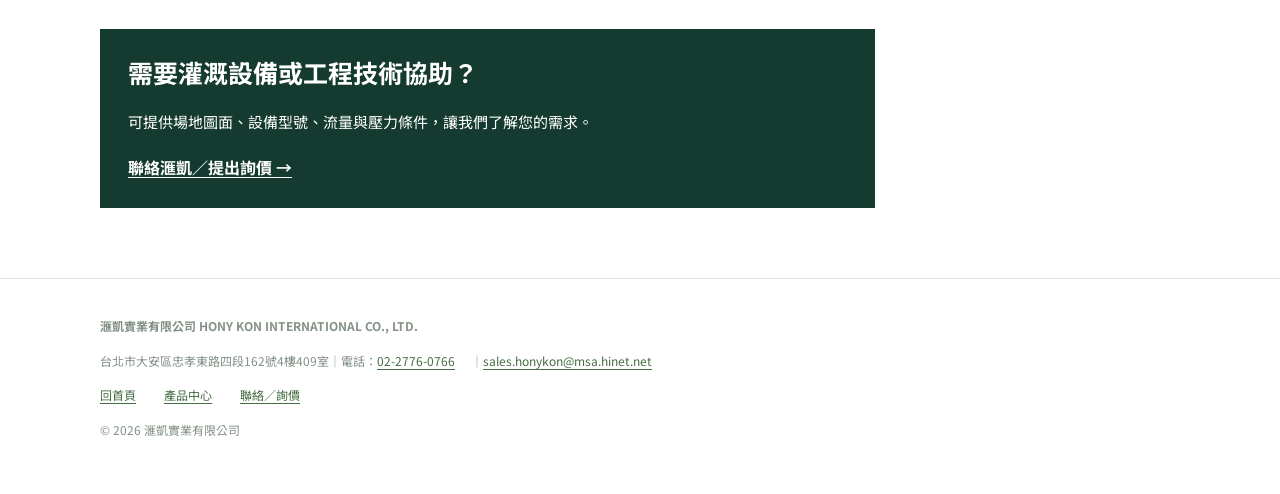
<file: preview/seo/services/drip-irrigation/index.html>
<!doctype html><html lang="zh-Hant"><head><meta charset="utf-8"><meta name="viewport" content="width=device-width,initial-scale=1"><title>滴灌與微噴灌溉系統規劃｜滙凱實業 HONY KON</title><meta name="description" content="滴灌、滴灌管、壓力補償滴頭與微噴系統規劃重點，包含過濾、調壓、分區、沖洗與水力檢核。"><link rel="canonical" href="https://www.honykon.com.tw/services/drip-irrigation/"><meta name="robots" content="index,follow,max-image-preview:large"><meta property="og:type" content="article"><meta property="og:locale" content="zh_TW"><meta property="og:site_name" content="滙凱實業 HONY KON"><meta property="og:title" content="滴灌與微噴灌溉系統規劃｜滙凱實業 HONY KON"><meta property="og:description" content="滴灌、滴灌管、壓力補償滴頭與微噴系統規劃重點，包含過濾、調壓、分區、沖洗與水力檢核。"><meta property="og:url" content="https://www.honykon.com.tw/services/drip-irrigation/"><meta name="twitter:card" content="summary"><link rel="preconnect" href="https://fonts.googleapis.com"><link rel="preconnect" href="https://fonts.gstatic.com" crossorigin><link href="https://fonts.googleapis.com/css2?family=Noto+Sans+TC:wght@400;500;600;700;800&display=swap" rel="stylesheet"><link rel="stylesheet" href="/preview/seo/content.css"><script type="application/ld+json">{"@context":"https://schema.org","@graph":[{"@type":"WebPage","@id":"https://www.honykon.com.tw/services/drip-irrigation/#webpage","url":"https://www.honykon.com.tw/services/drip-irrigation/","name":"滴灌與微噴灌溉系統規劃｜滙凱實業 HONY KON","description":"滴灌、滴灌管、壓力補償滴頭與微噴系統規劃重點，包含過濾、調壓、分區、沖洗與水力檢核。","inLanguage":"zh-TW","isPartOf":{"@id":"https://www.honykon.com.tw/#website"},"about":{"@id":"https://www.honykon.com.tw/#organization"}},{"@type":"Organization","@id":"https://www.honykon.com.tw/#organization","name":"滙凱實業有限公司","alternateName":"HONY KON INTERNATIONAL CO., LTD.","url":"https://www.honykon.com.tw/","telephone":"+886-2-2776-0766","email":"sales.honykon@msa.hinet.net"},{"@type":"BreadcrumbList","itemListElement":[{"@type":"ListItem","position":1,"name":"首頁","item":"https://www.honykon.com.tw/"},{"@type":"ListItem","position":2,"name":"滴灌與微噴灌溉系統規劃","item":"https://www.honykon.com.tw/services/drip-irrigation/"}]}]}</script></head><body><nav class="top"><div class="wrap"><a href="/preview/">滙凱實業 HONY KON</a><small>IRRIGATION EQUIPMENT · ENGINEERING SOLUTIONS</small></div></nav><main class="wrap"><div class="crumb"><a href="/preview/">首頁</a> / 滴灌與微噴灌溉系統規劃</div><header class="hero"><div class="eyebrow">HONY KON · IRRIGATION KNOWLEDGE</div><h1>滴灌與微噴灌溉系統規劃</h1><p class="lead">滴灌與微噴適合依作物、植栽型態及根域需求精準供水。系統可靠度取決於水質過濾、工作壓力、出水量、管線配置與維護設計。</p><div class="meta">滙凱實業有限公司｜灌溉設備供應與工程技術整合</div></header><div class="content"><article class="article"><p>滙凱實業提供灌溉設備與工程技術整合，協助依場域需求評估滴灌管、滴頭、微噴頭、過濾器、調壓設備及控制分區。實際設計須依作物、土壤、水質及供水條件確認。</p><section><h2>滴灌與微噴的適用情境</h2><p>滴灌透過滴頭將水送至植栽根域，常見於綠籬、密植植栽、苗圃及溫室栽培。微噴則以較小流量噴灑局部區域，適用情境依作物、葉面濕度需求、風況及栽培方式而異。</p><p>選擇系統時，應先釐清是地表滴灌、地下滴灌、滴灌帶或微噴，不同產品的耐壓、過濾要求、間距及維護方式並不相同。</p></section><section><h2>過濾與水質管理</h2><p>滴頭流道較小，懸浮物、藻類、鐵質沉積或生物膜都可能造成堵塞。過濾器型式與濾網目數需依滴頭原廠要求及水源水質選擇；不能把某一系列的 mesh 規格直接套用到所有產品。</p><p>除過濾外，系統亦應考慮管線末端沖洗、濾器壓差檢查、必要的水質處理，以及定期巡檢滴頭出水均勻度。</p></section><section><h2>壓力補償、調壓與分區</h2><p>壓力補償滴頭可在原廠指定的壓力範圍內降低不同位置壓力差對出水量的影響，但不代表可忽略高程差、管路損失或超出產品工作範圍。分區流量應依滴頭數量乘以單顆額定流量估算，再檢核主管、支管及閥件能力。</p></section><section><h2>地下滴灌的額外考量</h2><p>地下滴灌需依土壤、埋設深度、植栽根系與維護條件規劃，並按原廠要求配置沖洗端、排氣／真空洩壓及防止根系侵入的措施。地下系統一旦堵塞或破損，定位與維修通常比地表滴灌困難。</p></section><section><h2>規劃前應準備的資料</h2><p>請準備作物或植栽種類、種植間距、灌溉面積、水源流量與壓力、水質狀況、地形高程及預定管線路徑。若已有 CAD 圖或現場照片，也可一併提供。</p></section><section class="faq"><h2>常見問題 FAQ</h2><details><summary>滴灌系統一定要裝過濾器嗎？</summary><p>多數滴灌系統都需要依滴頭流道與水源水質配置適當過濾，實際濾網規格應以產品原廠資料及水質評估為準。</p></details><details><summary>壓力補償滴頭就不需要計算管徑嗎？</summary><p>仍然需要。壓力補償只在指定工作範圍內調節出水，主管、支管與分區仍須進行流量及壓損檢核。</p></details><details><summary>滴灌管可以埋在地下嗎？</summary><p>需使用適合地下安裝的產品及配套設計，不能將一般地表滴灌管直接視為地下滴灌系統。</p></details></section><div class="cta"><h2>需要灌溉設備或工程技術協助？</h2><p>可提供場地圖面、設備型號、流量與壓力條件，讓我們了解您的需求。</p><a href="/preview/#contact">聯絡滙凱／提出詢價 →</a></div></article><aside class="side"><h2>灌溉專業主題</h2><a href="/preview/seo/services/automatic-irrigation/">自動噴灌系統設計與噴頭配置</a><a href="/preview/seo/services/drip-irrigation/">滴灌與微噴灌溉系統規劃</a><a href="/preview/seo/products/irrigation-equipment/">灌溉設備選型指南</a><a href="/preview/seo/services/irrigation-design-hydraulic-calculation/">灌溉工程設計、CAD 配置與水力計算</a><a href="/preview/seo/projects/irrigation-applications/">灌溉工程應用與場域規劃</a><a href="/preview/#products">產品中心</a><a href="/preview/#contact">聯絡與詢價</a></aside></div></main><footer class="footer"><div class="wrap"><p><b>滙凱實業有限公司 HONY KON INTERNATIONAL CO., LTD.</b></p><p>台北市大安區忠孝東路四段162號4樓409室｜電話：<a href="tel:+886227760766">02-2776-0766</a>｜<a href="mailto:sales.honykon@msa.hinet.net">sales.honykon@msa.hinet.net</a></p><p><a href="/preview/">回首頁</a>　<a href="/preview/#products">產品中心</a>　<a href="/preview/#contact">聯絡／詢價</a></p><p>© 2026 滙凱實業有限公司</p></div></footer></body></html>
</file>
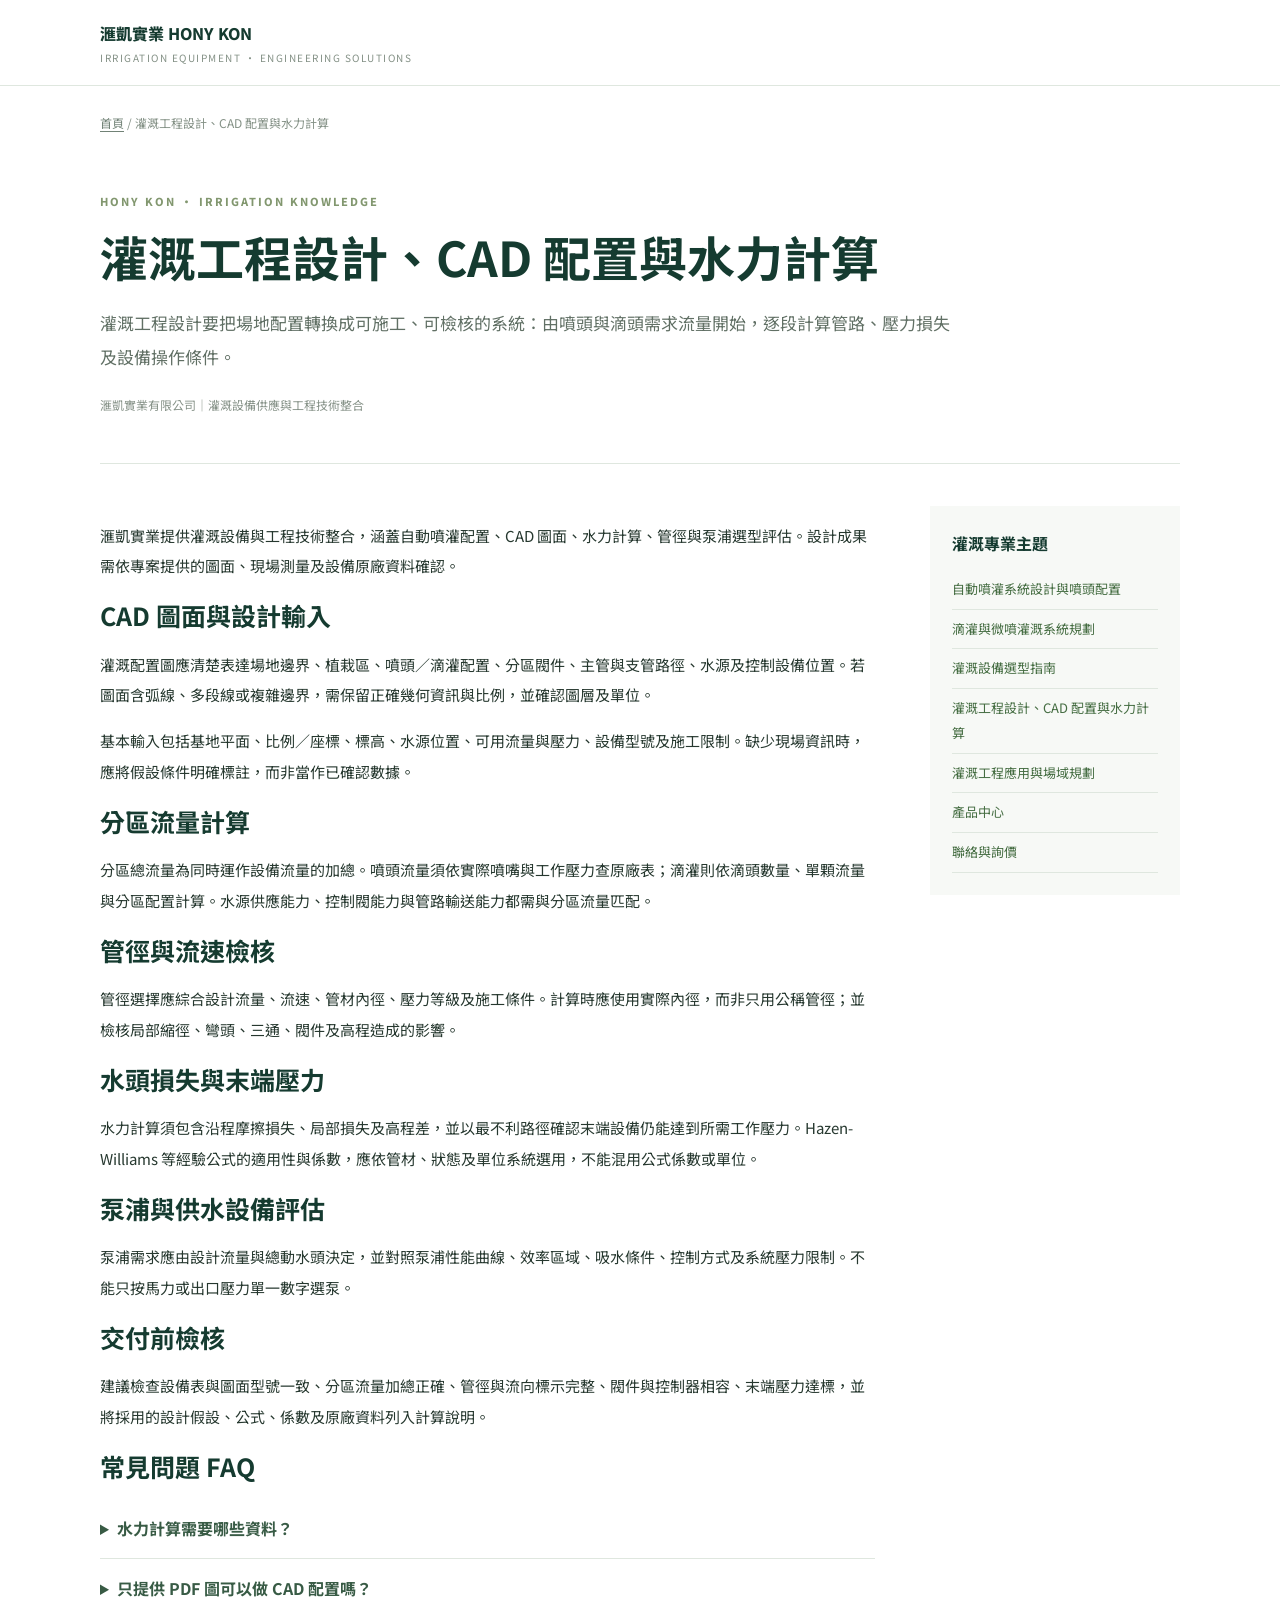
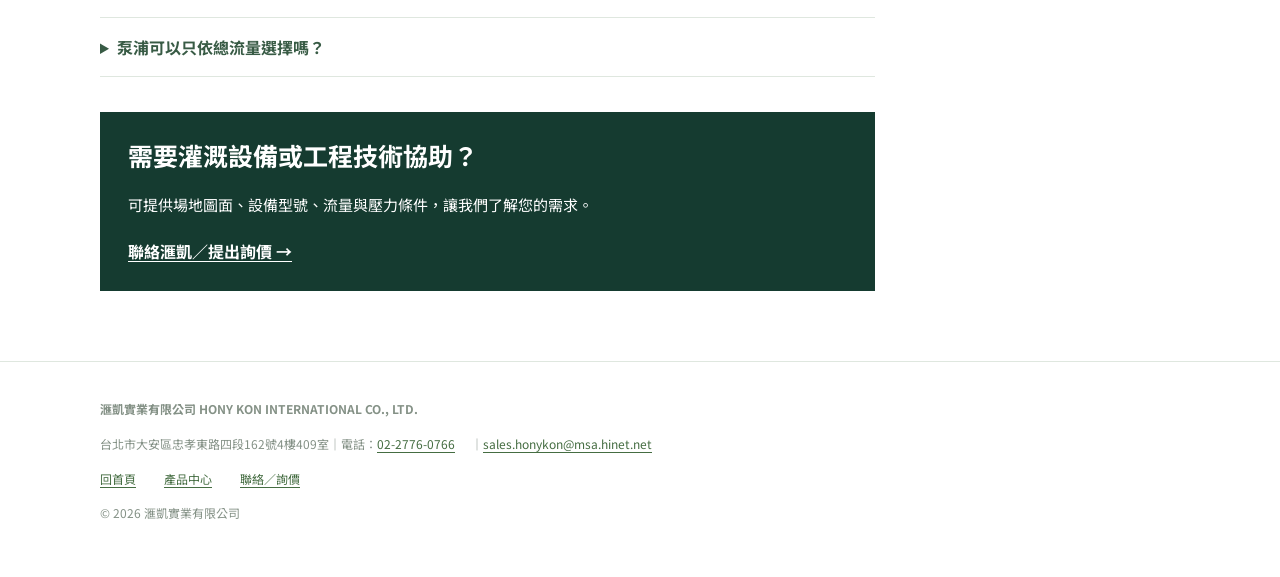
<file: preview/seo/services/irrigation-design-hydraulic-calculation/index.html>
<!doctype html><html lang="zh-Hant"><head><meta charset="utf-8"><meta name="viewport" content="width=device-width,initial-scale=1"><title>灌溉工程設計、CAD 配置與水力計算｜滙凱實業 HONY KON</title><meta name="description" content="灌溉工程設計技術：CAD 噴頭配置、分區流量、管徑選擇、沿程損失、末端壓力與泵浦需求評估。"><link rel="canonical" href="https://www.honykon.com.tw/services/irrigation-design-hydraulic-calculation/"><meta name="robots" content="index,follow,max-image-preview:large"><meta property="og:type" content="article"><meta property="og:locale" content="zh_TW"><meta property="og:site_name" content="滙凱實業 HONY KON"><meta property="og:title" content="灌溉工程設計、CAD 配置與水力計算｜滙凱實業 HONY KON"><meta property="og:description" content="灌溉工程設計技術：CAD 噴頭配置、分區流量、管徑選擇、沿程損失、末端壓力與泵浦需求評估。"><meta property="og:url" content="https://www.honykon.com.tw/services/irrigation-design-hydraulic-calculation/"><meta name="twitter:card" content="summary"><link rel="preconnect" href="https://fonts.googleapis.com"><link rel="preconnect" href="https://fonts.gstatic.com" crossorigin><link href="https://fonts.googleapis.com/css2?family=Noto+Sans+TC:wght@400;500;600;700;800&display=swap" rel="stylesheet"><link rel="stylesheet" href="/preview/seo/content.css"><script type="application/ld+json">{"@context":"https://schema.org","@graph":[{"@type":"WebPage","@id":"https://www.honykon.com.tw/services/irrigation-design-hydraulic-calculation/#webpage","url":"https://www.honykon.com.tw/services/irrigation-design-hydraulic-calculation/","name":"灌溉工程設計、CAD 配置與水力計算｜滙凱實業 HONY KON","description":"灌溉工程設計技術：CAD 噴頭配置、分區流量、管徑選擇、沿程損失、末端壓力與泵浦需求評估。","inLanguage":"zh-TW","isPartOf":{"@id":"https://www.honykon.com.tw/#website"},"about":{"@id":"https://www.honykon.com.tw/#organization"}},{"@type":"Organization","@id":"https://www.honykon.com.tw/#organization","name":"滙凱實業有限公司","alternateName":"HONY KON INTERNATIONAL CO., LTD.","url":"https://www.honykon.com.tw/","telephone":"+886-2-2776-0766","email":"sales.honykon@msa.hinet.net"},{"@type":"BreadcrumbList","itemListElement":[{"@type":"ListItem","position":1,"name":"首頁","item":"https://www.honykon.com.tw/"},{"@type":"ListItem","position":2,"name":"灌溉工程設計、CAD 配置與水力計算","item":"https://www.honykon.com.tw/services/irrigation-design-hydraulic-calculation/"}]}]}</script></head><body><nav class="top"><div class="wrap"><a href="/preview/">滙凱實業 HONY KON</a><small>IRRIGATION EQUIPMENT · ENGINEERING SOLUTIONS</small></div></nav><main class="wrap"><div class="crumb"><a href="/preview/">首頁</a> / 灌溉工程設計、CAD 配置與水力計算</div><header class="hero"><div class="eyebrow">HONY KON · IRRIGATION KNOWLEDGE</div><h1>灌溉工程設計、CAD 配置與水力計算</h1><p class="lead">灌溉工程設計要把場地配置轉換成可施工、可檢核的系統：由噴頭與滴頭需求流量開始，逐段計算管路、壓力損失及設備操作條件。</p><div class="meta">滙凱實業有限公司｜灌溉設備供應與工程技術整合</div></header><div class="content"><article class="article"><p>滙凱實業提供灌溉設備與工程技術整合，涵蓋自動噴灌配置、CAD 圖面、水力計算、管徑與泵浦選型評估。設計成果需依專案提供的圖面、現場測量及設備原廠資料確認。</p><section><h2>CAD 圖面與設計輸入</h2><p>灌溉配置圖應清楚表達場地邊界、植栽區、噴頭／滴灌配置、分區閥件、主管與支管路徑、水源及控制設備位置。若圖面含弧線、多段線或複雜邊界，需保留正確幾何資訊與比例，並確認圖層及單位。</p><p>基本輸入包括基地平面、比例／座標、標高、水源位置、可用流量與壓力、設備型號及施工限制。缺少現場資訊時，應將假設條件明確標註，而非當作已確認數據。</p></section><section><h2>分區流量計算</h2><p>分區總流量為同時運作設備流量的加總。噴頭流量須依實際噴嘴與工作壓力查原廠表；滴灌則依滴頭數量、單顆流量與分區配置計算。水源供應能力、控制閥能力與管路輸送能力都需與分區流量匹配。</p></section><section><h2>管徑與流速檢核</h2><p>管徑選擇應綜合設計流量、流速、管材內徑、壓力等級及施工條件。計算時應使用實際內徑，而非只用公稱管徑；並檢核局部縮徑、彎頭、三通、閥件及高程造成的影響。</p></section><section><h2>水頭損失與末端壓力</h2><p>水力計算須包含沿程摩擦損失、局部損失及高程差，並以最不利路徑確認末端設備仍能達到所需工作壓力。Hazen-Williams 等經驗公式的適用性與係數，應依管材、狀態及單位系統選用，不能混用公式係數或單位。</p></section><section><h2>泵浦與供水設備評估</h2><p>泵浦需求應由設計流量與總動水頭決定，並對照泵浦性能曲線、效率區域、吸水條件、控制方式及系統壓力限制。不能只按馬力或出口壓力單一數字選泵。</p></section><section><h2>交付前檢核</h2><p>建議檢查設備表與圖面型號一致、分區流量加總正確、管徑與流向標示完整、閥件與控制器相容、末端壓力達標，並將採用的設計假設、公式、係數及原廠資料列入計算說明。</p></section><section class="faq"><h2>常見問題 FAQ</h2><details><summary>水力計算需要哪些資料？</summary><p>至少需要分區流量、管線長度與內徑、管材、管件與閥件、地形高程、水源壓力，以及末端設備要求壓力。</p></details><details><summary>只提供 PDF 圖可以做 CAD 配置嗎？</summary><p>PDF 可作為參考底圖，但需確認比例、尺寸與清晰度；若有 DWG 或可量測的尺寸資料，通常更利於準確配置。</p></details><details><summary>泵浦可以只依總流量選擇嗎？</summary><p>不可以。還要計算總動水頭並檢核泵浦曲線、效率、吸水條件及系統操作範圍。</p></details></section><div class="cta"><h2>需要灌溉設備或工程技術協助？</h2><p>可提供場地圖面、設備型號、流量與壓力條件，讓我們了解您的需求。</p><a href="/preview/#contact">聯絡滙凱／提出詢價 →</a></div></article><aside class="side"><h2>灌溉專業主題</h2><a href="/preview/seo/services/automatic-irrigation/">自動噴灌系統設計與噴頭配置</a><a href="/preview/seo/services/drip-irrigation/">滴灌與微噴灌溉系統規劃</a><a href="/preview/seo/products/irrigation-equipment/">灌溉設備選型指南</a><a href="/preview/seo/services/irrigation-design-hydraulic-calculation/">灌溉工程設計、CAD 配置與水力計算</a><a href="/preview/seo/projects/irrigation-applications/">灌溉工程應用與場域規劃</a><a href="/preview/#products">產品中心</a><a href="/preview/#contact">聯絡與詢價</a></aside></div></main><footer class="footer"><div class="wrap"><p><b>滙凱實業有限公司 HONY KON INTERNATIONAL CO., LTD.</b></p><p>台北市大安區忠孝東路四段162號4樓409室｜電話：<a href="tel:+886227760766">02-2776-0766</a>｜<a href="mailto:sales.honykon@msa.hinet.net">sales.honykon@msa.hinet.net</a></p><p><a href="/preview/">回首頁</a>　<a href="/preview/#products">產品中心</a>　<a href="/preview/#contact">聯絡／詢價</a></p><p>© 2026 滙凱實業有限公司</p></div></footer></body></html>
</file>
<file: content.css>
:root{--forest:#153b30;--ink:#26382f;--muted:#68796d;--line:#dfe7df;--pale:#f2f6f1;--accent:#718c59}*{box-sizing:border-box}body{margin:0;color:var(--ink);font-family:"Noto Sans TC",Arial,sans-serif;line-height:1.9;background:#fff}a{color:#456d42;text-underline-offset:3px}.wrap{width:min(1080px,calc(100% - 40px));margin:auto}.top{border-bottom:1px solid var(--line);padding:18px 0}.top a{color:var(--forest);text-decoration:none;font-weight:800}.top small{display:block;color:#849186;font-size:10px;letter-spacing:1.5px}.crumb{font-size:12px;color:#849186;margin:26px 0}.crumb a{color:#718276}.hero{padding:30px 0 46px;border-bottom:1px solid var(--line)}.eyebrow{font-size:11px;letter-spacing:2px;color:#82976f;font-weight:800}.hero h1{font-size:clamp(30px,5vw,48px);line-height:1.35;color:var(--forest);margin:12px 0}.lead{font-size:17px;line-height:2;color:#617065;max-width:850px}.meta{font-size:12px;color:#879389;margin-top:20px}.content{display:block;padding:42px 0 70px}.article{max-width:860px}.article h2{font-size:25px;line-height:1.5;color:var(--forest);margin:42px 0 14px}.article h2:first-child{margin-top:0}.article h3{font-size:18px;color:#385b45;margin:25px 0 8px}.article p,.article li{font-size:15px;line-height:2.05}.article ul{padding-left:1.3em}.note{background:var(--pale);border-left:3px solid #91a77d;padding:16px 20px;margin:22px 0;font-size:14px}.table-wrap{overflow-x:auto;margin:18px 0}.article table{border-collapse:collapse;width:100%;font-size:14px}.article th,.article td{border:1px solid var(--line);padding:11px 13px;text-align:left;vertical-align:top}.article th{background:var(--pale);color:#405a47;white-space:nowrap}.cta{background:var(--forest);color:white;padding:25px 28px;margin-top:35px}.cta h2{color:white!important;margin:0 0 8px!important}.cta a{color:white;font-weight:700}.faq details{border-bottom:1px solid var(--line);padding:14px 0}.faq summary{cursor:pointer;color:#385b45;font-weight:700}.faq p{margin:9px 0 0}.footer{border-top:1px solid var(--line);padding:24px 0 40px;font-size:12px;color:#849186}.footer a{margin-right:16px}@media(max-width:760px){.content{grid-template-columns:1fr;gap:25px;padding-top:30px}.hero{padding-top:15px}.lead{font-size:15px}.article h2{font-size:22px}.wrap{width:min(100% - 32px,1080px)}}
</file>
<file: preview/seo/content.css>
:root{--forest:#153b30;--ink:#26382f;--muted:#68796d;--line:#dfe7df;--pale:#f2f6f1;--accent:#718c59}*{box-sizing:border-box}body{margin:0;color:var(--ink);font-family:"Noto Sans TC",Arial,sans-serif;line-height:1.9;background:#fff}a{color:#456d42;text-underline-offset:3px}.wrap{width:min(1080px,calc(100% - 40px));margin:auto}.top{border-bottom:1px solid var(--line);padding:18px 0}.top a{color:var(--forest);text-decoration:none;font-weight:800}.top small{display:block;color:#849186;font-size:10px;letter-spacing:1.5px}.crumb{font-size:12px;color:#849186;margin:26px 0}.crumb a{color:#718276}.hero{padding:30px 0 46px;border-bottom:1px solid var(--line)}.eyebrow{font-size:11px;letter-spacing:2px;color:#82976f;font-weight:800}.hero h1{font-size:clamp(30px,5vw,48px);line-height:1.35;color:var(--forest);margin:12px 0}.lead{font-size:17px;line-height:2;color:#617065;max-width:850px}.meta{font-size:12px;color:#879389;margin-top:20px}.content{display:grid;grid-template-columns:minmax(0,1fr) 250px;gap:55px;padding:42px 0 70px}.article h2{font-size:25px;line-height:1.5;color:var(--forest);margin:42px 0 14px}.article h2:first-child{margin-top:0}.article h3{font-size:18px;color:#385b45;margin:25px 0 8px}.article p,.article li{font-size:15px;line-height:2.05}.article ul{padding-left:1.3em}.note{background:var(--pale);border-left:3px solid #91a77d;padding:16px 20px;margin:22px 0;font-size:14px}.table-wrap{overflow-x:auto;margin:18px 0}.article table{border-collapse:collapse;width:100%;font-size:14px}.article th,.article td{border:1px solid var(--line);padding:11px 13px;text-align:left;vertical-align:top}.article th{background:var(--pale);color:#405a47;white-space:nowrap}.side{align-self:start;background:#f7f9f6;padding:22px;position:sticky;top:20px}.side h2{font-size:16px;color:var(--forest);margin:0 0 12px}.side a{display:block;font-size:13px;padding:7px 0;border-bottom:1px solid var(--line);text-decoration:none}.cta{background:var(--forest);color:white;padding:25px 28px;margin-top:35px}.cta h2{color:white!important;margin:0 0 8px!important}.cta a{color:white;font-weight:700}.faq details{border-bottom:1px solid var(--line);padding:14px 0}.faq summary{cursor:pointer;color:#385b45;font-weight:700}.faq p{margin:9px 0 0}.footer{border-top:1px solid var(--line);padding:24px 0 40px;font-size:12px;color:#849186}.footer a{margin-right:16px}@media(max-width:760px){.content{grid-template-columns:1fr;gap:25px;padding-top:30px}.side{position:static;order:-1}.hero{padding-top:15px}.lead{font-size:15px}.article h2{font-size:22px}.wrap{width:min(100% - 32px,1080px)}}
</file>
